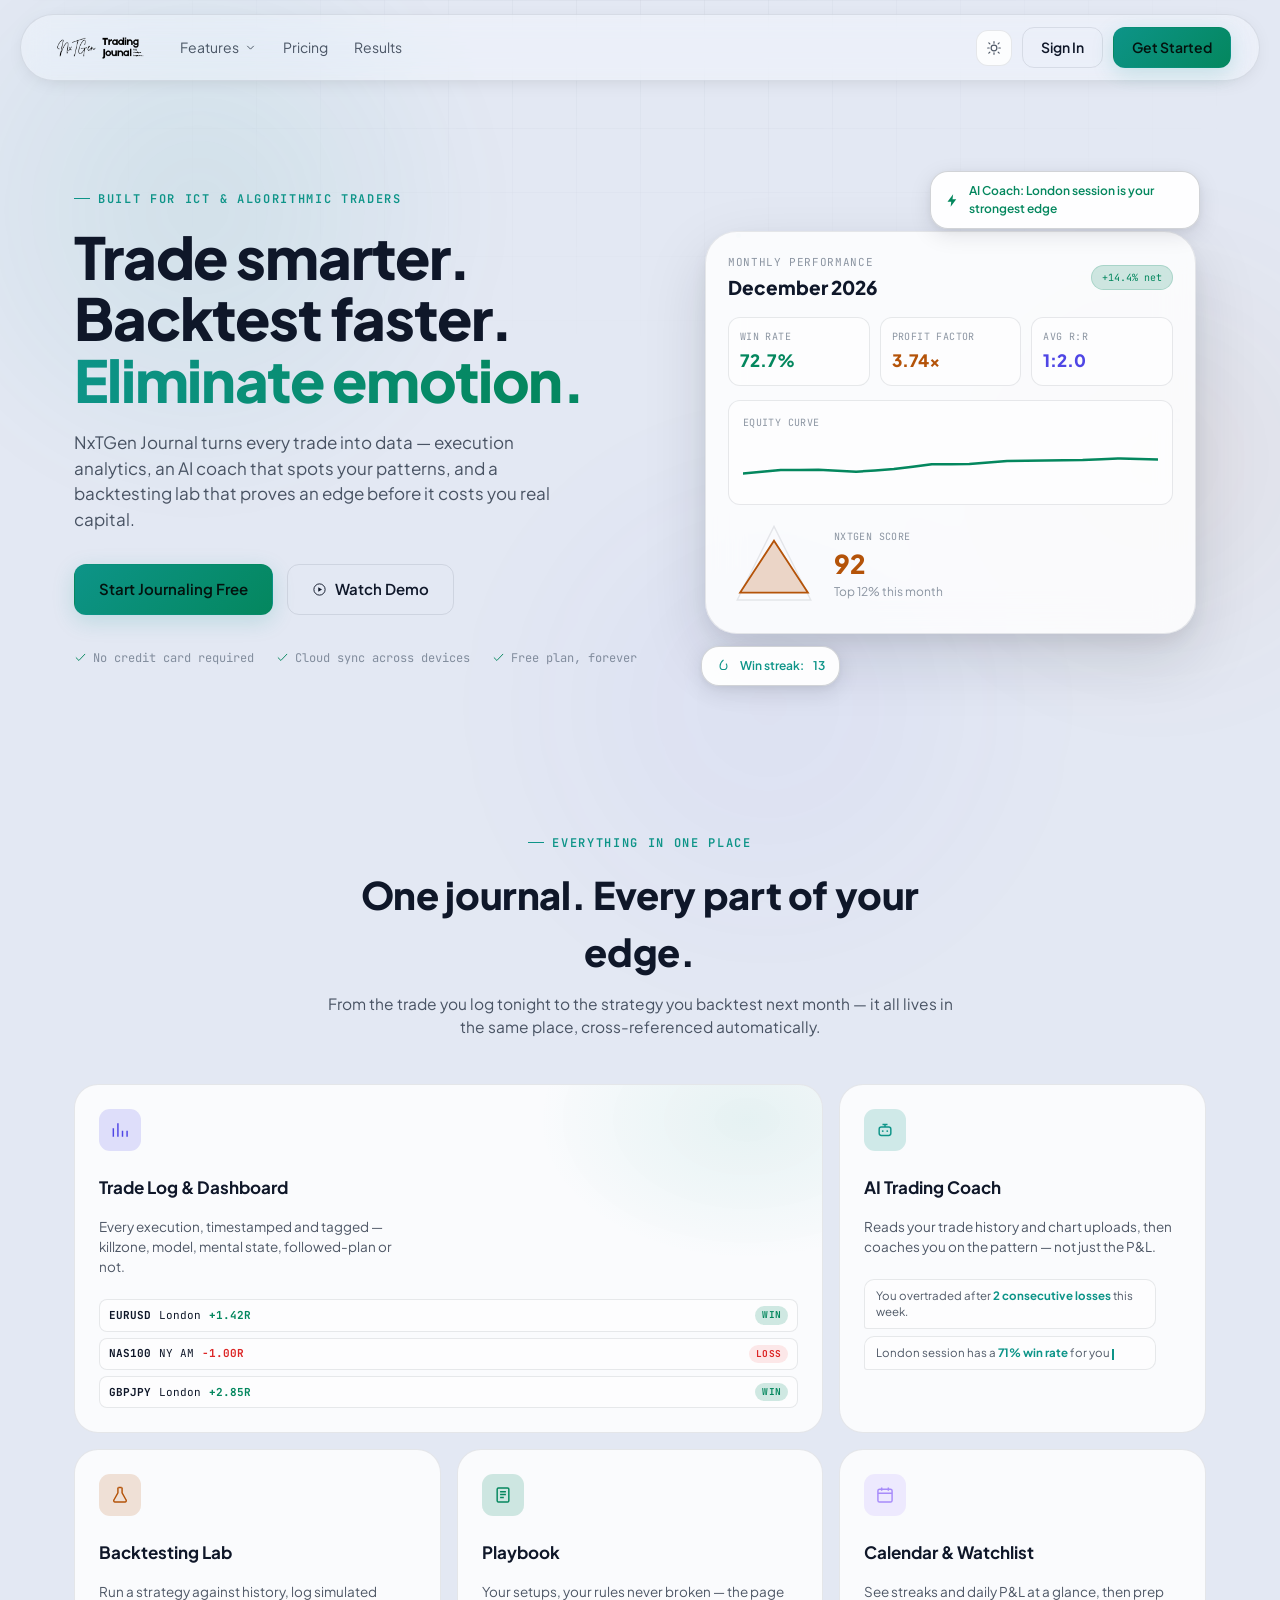
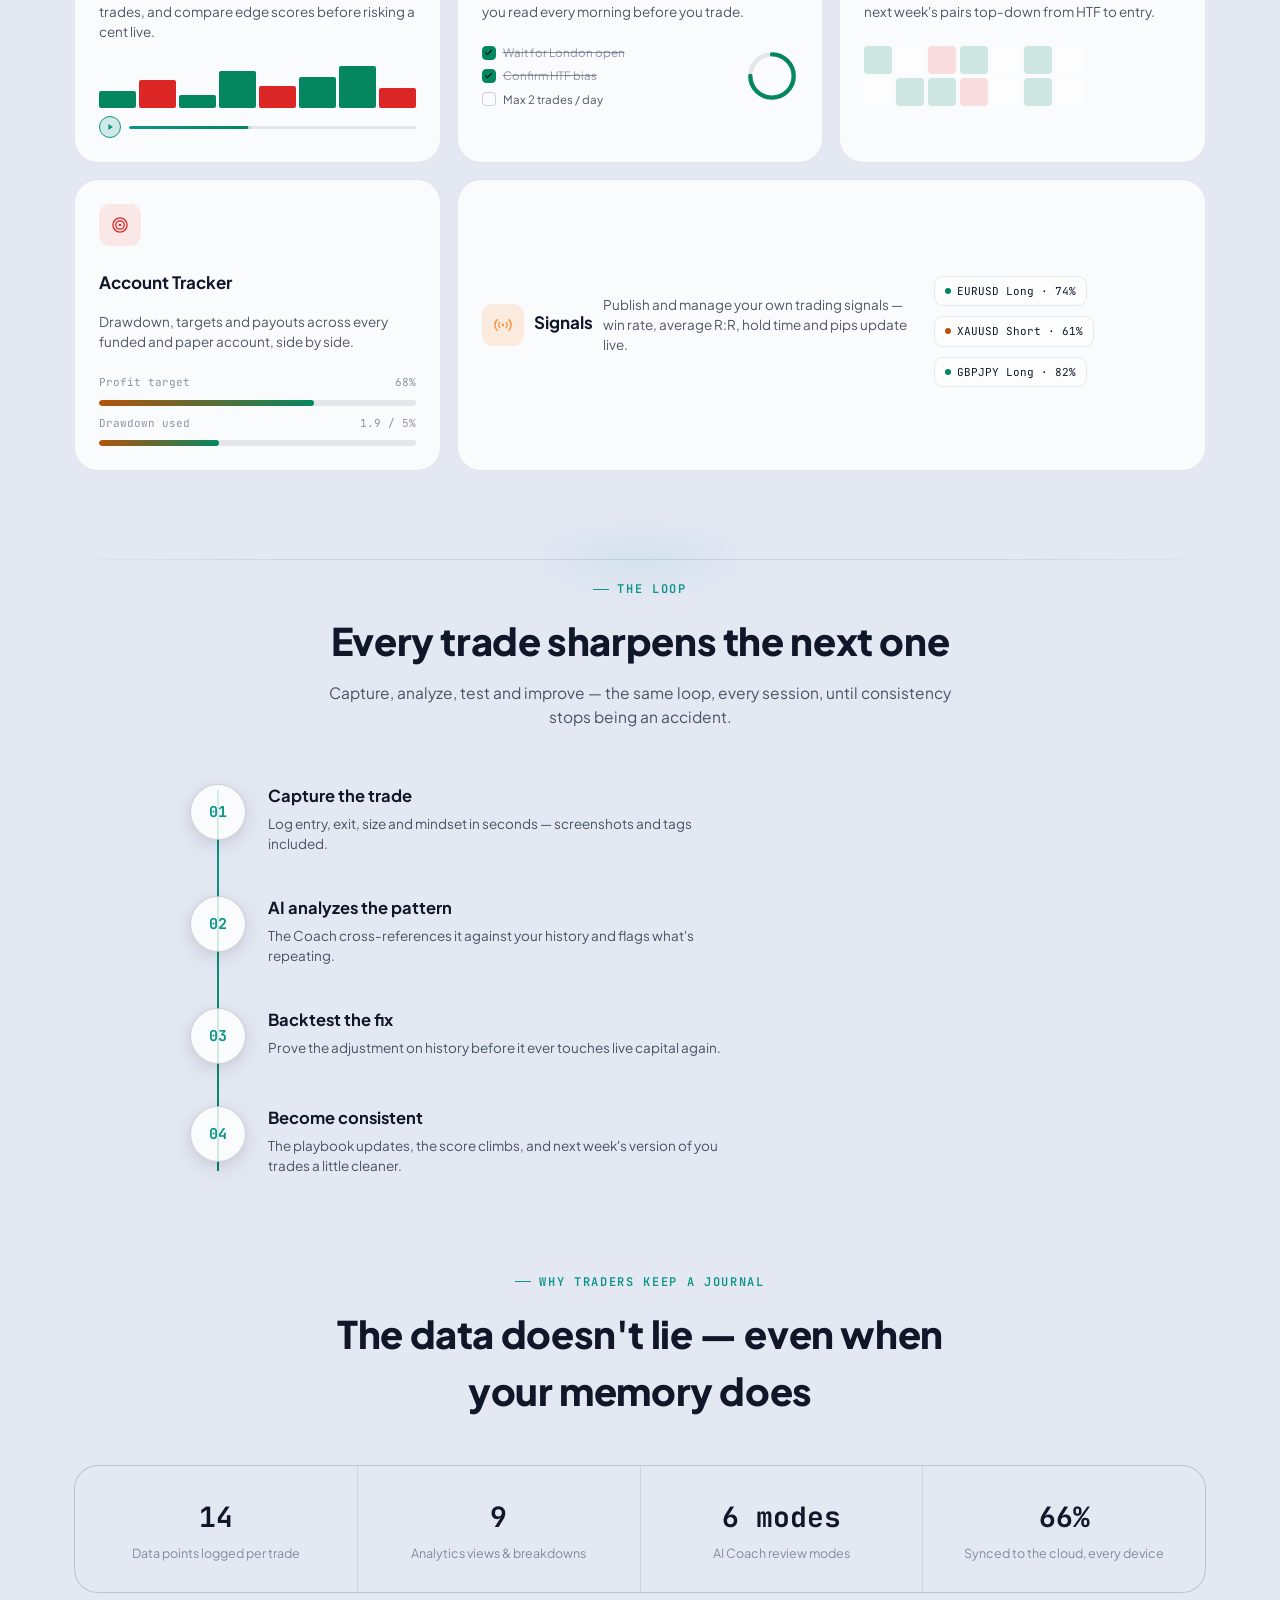
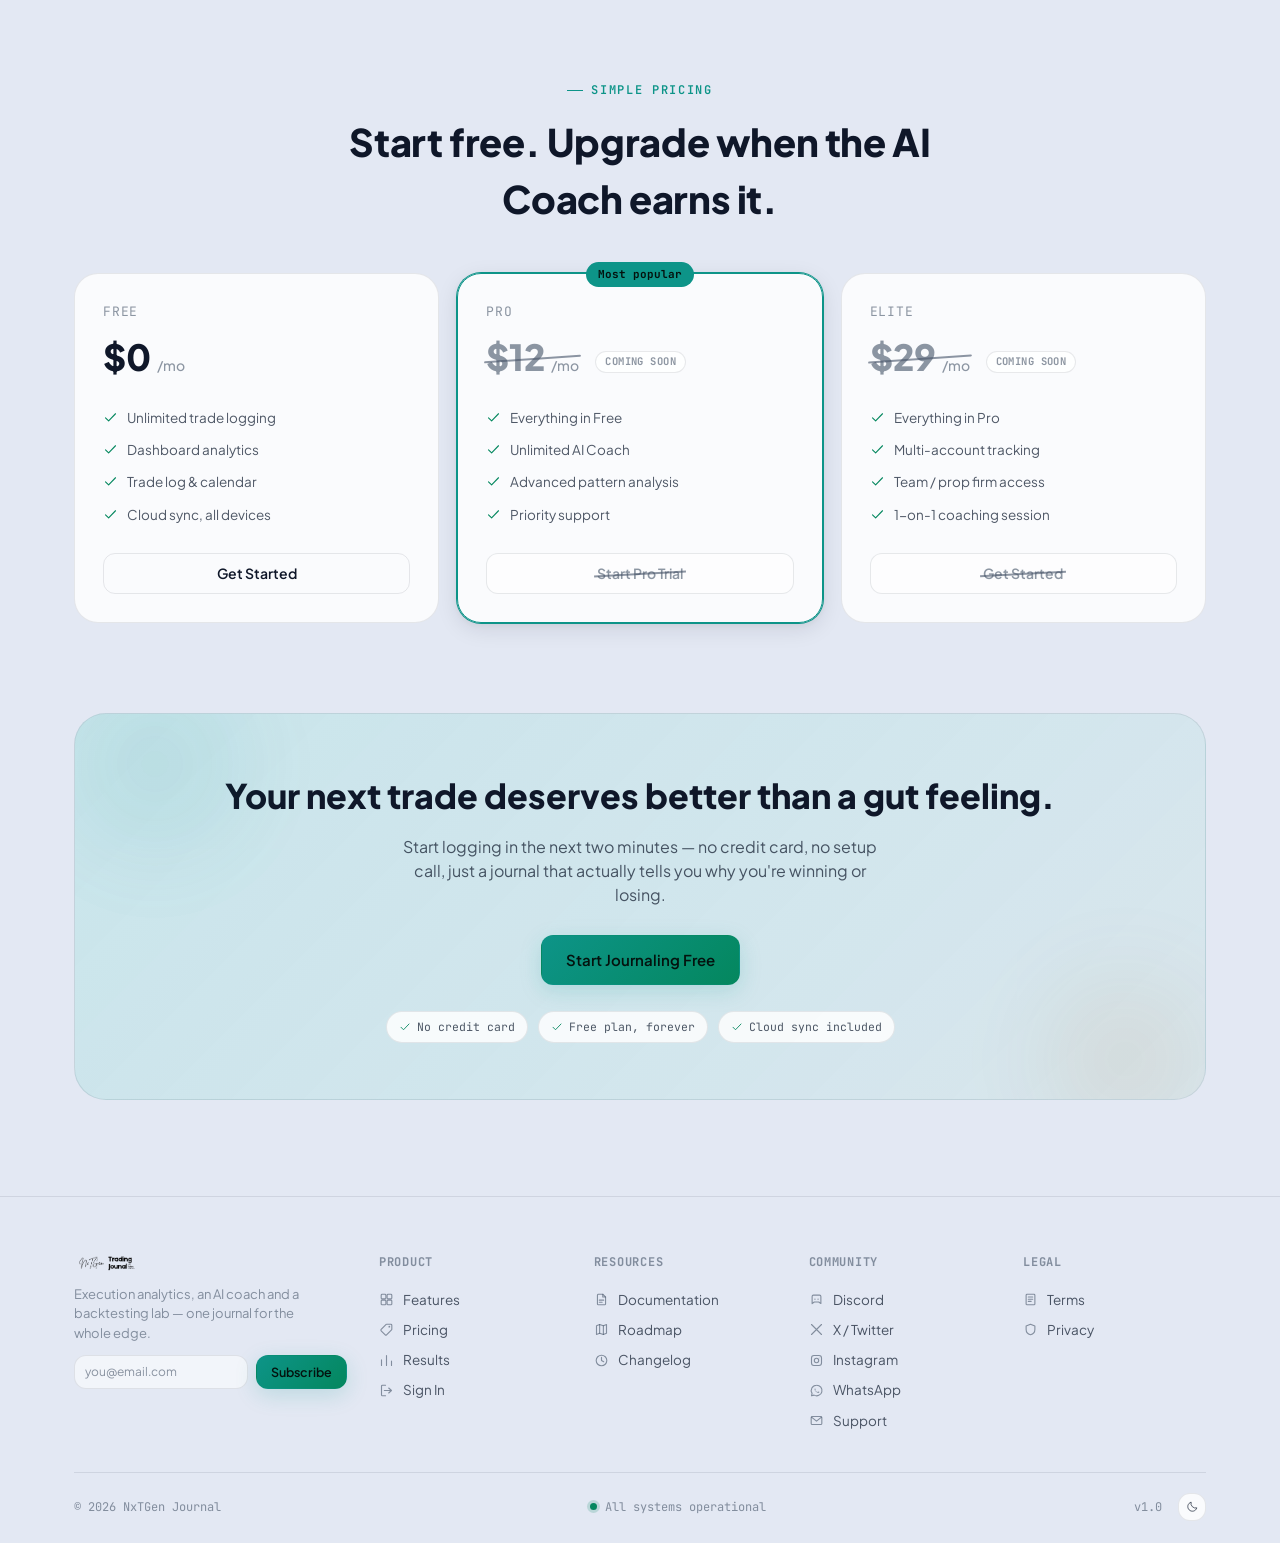
<file: index.html>
<!DOCTYPE html>
<html lang="en" data-theme="">
<head>
<meta charset="UTF-8">
<script>
  // Apply the saved (or system) theme to <html> immediately, before any CSS
  // loads or paints, so there is no flash of the wrong theme — and so the
  // theme carries seamlessly from here into login.html and the dashboard.
  // nxtgencharts.site and app.nxtgencharts.site are DIFFERENT ORIGINS, so
  // localStorage can't cross that boundary — a 'domain=.nxtgencharts.site'
  // cookie is the shared source of truth; localStorage is just a same-origin
  // cache on top of it.
  (function () {
    try {
      var t = null;
      var m = document.cookie.match(/(?:^|;\s*)nxtgen_theme=([^;]+)/);
      if (m) t = decodeURIComponent(m[1]);
      if (t !== 'light' && t !== 'dark') t = localStorage.getItem('nxtgen_theme');
      if (t !== 'light' && t !== 'dark') {
        t = matchMedia('(prefers-color-scheme: light)').matches ? 'light' : 'dark';
      }
      document.documentElement.setAttribute('data-theme', t === 'light' ? 'light' : '');
    } catch (e) {}
  })();
</script>
<meta name="description" content="NxTGen Journal — the trading journal that pairs real execution analytics with an AI coach, a backtesting lab, and a playbook, so every trade sharpens your edge.">
<script>
  // Persists the theme in BOTH the cross-subdomain cookie and localStorage.
  // Call this instead of localStorage.setItem('nxtgen_theme', ...) directly.
  function _nxtgenSaveTheme(v) {
    try { localStorage.setItem('nxtgen_theme', v); } catch (e) {}
    try {
      var domainAttr = location.hostname.endsWith('nxtgencharts.site') ? '; domain=.nxtgencharts.site' : '';
      var secureAttr = location.protocol === 'https:' ? '; secure' : '';
      document.cookie = 'nxtgen_theme=' + v + '; path=/; max-age=31536000; samesite=lax' + domainAttr + secureAttr;
    } catch (e) {}
  }
</script>
<meta name="theme-color" content="#080b12" media="(prefers-color-scheme: dark)">
<meta name="theme-color" content="#e3e8f3" media="(prefers-color-scheme: light)">
<meta name="viewport" content="width=device-width, initial-scale=1.0, viewport-fit=cover">
<title>NxTGen Journal — Trade Smarter. Backtest Faster. Eliminate Emotion.</title>

<link rel="icon" href="favicon.ico" sizes="any">
<link rel="icon" type="image/svg+xml" href="favicon.svg">
<link rel="icon" type="image/png" sizes="16x16" href="favicon-16.png">
<link rel="icon" type="image/png" sizes="32x32" href="favicon-32.png">
<link rel="icon" type="image/png" sizes="48x48" href="favicon-48.png">
<link rel="apple-touch-icon" sizes="180x180" href="apple-touch-icon.png">
<link rel="manifest" href="site.webmanifest">

<link rel="preconnect" href="https://fonts.googleapis.com">
<link rel="preconnect" href="https://fonts.gstatic.com" crossorigin>
<link href="https://fonts.googleapis.com/css2?family=Plus+Jakarta+Sans:ital,wght@0,400;0,500;0,600;0,700;0,800;1,500&family=JetBrains+Mono:wght@400;500;600&display=swap" rel="stylesheet">

<style>
/* ══════════════════════════════════════════════════════
   NxTGen Journal — Landing Page
   Same Liquid Glass token system as the app, so the jump
   from marketing site → sign-in → dashboard feels seamless.
   ══════════════════════════════════════════════════════ */
*,*::before,*::after{box-sizing:border-box;margin:0;padding:0}

:root{
  --bg-base:#080b12; --bg2:rgba(13,17,26,.94); --bg3:rgba(19,24,36,.82);
  --glass-0:rgba(255,255,255,.02); --glass-1:rgba(255,255,255,.045); --glass-2:rgba(255,255,255,.075);
  --glass-border:rgba(255,255,255,.09); --glass-border-h:rgba(255,255,255,.18);
  --border:rgba(255,255,255,.08);
  --green:#34d399; --green-glow:rgba(52,211,153,.22);
  --blue:#60a5fa; --blue-glow:rgba(96,165,250,.22);
  --teal:#2dd4bf; --teal-glow:rgba(45,212,191,.25);
  --gold:#fbbf24; --gold-glow:rgba(251,191,36,.22);
  --red:#f87171;
  --text:rgba(248,250,252,.96); --text2:rgba(148,163,184,.82); --text3:rgba(100,116,139,.62);
  --shadow-md:0 4px 20px rgba(0,0,0,.55),0 2px 6px rgba(0,0,0,.35);
  --shadow-lg:0 20px 60px rgba(0,0,0,.6),0 6px 16px rgba(0,0,0,.4);
  --r-sm:8px; --r-md:12px; --r-lg:18px; --r-xl:24px; --r-2xl:32px;
  --font-head:'Plus Jakarta Sans',system-ui,sans-serif;
  --font-mono:'JetBrains Mono',ui-monospace,monospace;
  --ease:cubic-bezier(.16,1,.3,1);
  --nav-blur:13px;
  --nav-bg:rgba(18,22,32,.32); --nav-bg-scrolled:rgba(16,20,30,.58); --dropdown-bg:rgba(9,12,19,.99);
}
[data-theme="light"]{
  --bg-base:#e3e8f3; --bg2:rgba(255,255,255,.92); --bg3:rgba(255,255,255,.86);
  --glass-0:rgba(255,255,255,.55); --glass-1:rgba(255,255,255,.82); --glass-2:rgba(255,255,255,.95);
  --glass-border:rgba(30,41,59,.1); --glass-border-h:rgba(30,41,59,.2);
  --border:rgba(30,41,59,.1);
  --green:#04875e; --green-glow:rgba(4,135,94,.18);
  --blue:#4f46e5; --blue-glow:rgba(79,70,229,.16);
  --teal:#0d9488; --teal-glow:rgba(13,148,136,.18);
  --gold:#b45309; --gold-glow:rgba(180,83,9,.16);
  --red:#dc2626;
  --text:#0f1729; --text2:rgba(30,41,59,.78); --text3:rgba(71,85,105,.62);
  --shadow-md:0 6px 22px rgba(15,23,42,.1),0 2px 8px rgba(15,23,42,.06);
  --shadow-lg:0 24px 64px rgba(15,23,42,.13),0 8px 20px rgba(15,23,42,.07);
  --nav-bg:rgba(255,255,255,.32); --nav-bg-scrolled:rgba(255,255,255,.62); --dropdown-bg:rgba(255,255,255,.99);
}
html{font-size:16px;-webkit-font-smoothing:antialiased;scroll-behavior:smooth}
body{
  font-family:var(--font-head); background:var(--bg-base); color:var(--text);
  min-height:100dvh; line-height:1.5; overflow-x:hidden;
  transition:background-color .35s var(--ease),color .2s;
}
a{color:inherit;text-decoration:none}
img{max-width:100%;display:block}
.eyebrow{
  font-family:var(--font-mono); font-size:12px; letter-spacing:.14em; text-transform:uppercase;
  color:var(--teal); font-weight:600; display:flex; align-items:center; gap:8px;
}
.eyebrow::before{content:'';width:16px;height:1px;background:var(--teal);display:inline-block}
.container{max-width:1180px;margin:0 auto;padding:0 24px}
.icn{width:1em;height:1em;fill:none;stroke:currentColor;stroke-width:1.75;flex-shrink:0}

/* ── Noise texture, matches app ── */
.noise{position:fixed;inset:0;pointer-events:none;z-index:0;opacity:.5;mix-blend-mode:overlay;
  background-image:url('data:image/svg+xml,<svg xmlns=%22http://www.w3.org/2000/svg%22 width=%22300%22 height=%22300%22><filter id=%22n%22><feTurbulence type=%22fractalNoise%22 baseFrequency=%220.65%22 numOctaves=%223%22 stitchTiles=%22stitch%22/><feColorMatrix type=%22saturate%22 values=%220%22/></filter><rect width=%22300%22 height=%22300%22 filter=%22url(%23n)%22 opacity=%220.03%22/></svg>');}
.glow-a{position:fixed;top:-10%;left:-8%;width:600px;height:600px;border-radius:50%;
  background:radial-gradient(circle,var(--teal-glow),transparent 70%);filter:blur(40px);pointer-events:none;z-index:0;opacity:.5}
.glow-b{position:fixed;top:20%;right:-12%;width:560px;height:560px;border-radius:50%;
  background:radial-gradient(circle,var(--gold-glow),transparent 70%);filter:blur(50px);pointer-events:none;z-index:0;opacity:.35}

/* ── Nav ──
   One pill shape, one width, at all times — scrolling only deepens the
   tint/shadow a touch so it reads as "picked up more glass," never a
   shape change. Kept deliberately light so hero content stays legible
   through it instead of getting blocked out. */
nav.topnav{
  position:sticky;top:0;z-index:50;
  padding:14px 20px;
}
.topnav-inner{
  max-width:1280px;margin:0 auto;padding:12px 28px;display:flex;align-items:center;gap:28px;
  border-radius:999px;
  background:var(--nav-bg);
  backdrop-filter:blur(var(--nav-blur)) saturate(130%);-webkit-backdrop-filter:blur(var(--nav-blur)) saturate(130%);
  border:1px solid var(--glass-border);
  box-shadow:0 4px 24px -14px rgba(0,0,0,.3);
  transition:background .4s var(--ease),border-color .4s var(--ease),box-shadow .4s var(--ease);
}
nav.topnav.scrolled .topnav-inner{
  background:var(--nav-bg-scrolled);
  border-color:var(--glass-border-h);
  box-shadow:var(--shadow-lg);
}
.brand-logo{height:31px;filter:none}
[data-theme="light"] .brand-logo{filter:invert(1) brightness(.92)}
.nav-links{display:flex;align-items:center;gap:22px;font-size:14px;color:var(--text2);flex:1}
.nav-links a{padding:6px 2px;position:relative}
.nav-links a:hover{color:var(--text)}
.nav-drop{position:relative}
.nav-drop-btn{display:flex;align-items:center;gap:5px;cursor:pointer;background:none;border:none;color:var(--text2);font:inherit;font-size:14px;padding:6px 2px}
.nav-drop-btn:hover{color:var(--text)}
.nav-drop-btn .icn{width:13px;height:13px;transition:transform .2s var(--ease)}
.nav-drop.open .nav-drop-btn .icn{transform:rotate(180deg)}
.nav-drop-panel{
  position:absolute;top:calc(100% + 14px);left:50%;transform:translateX(-50%) translateY(6px);
  width:340px;background:var(--dropdown-bg);border:1px solid var(--glass-border-h);border-radius:var(--r-lg);
  box-shadow:var(--shadow-lg);padding:10px;opacity:0;pointer-events:none;transition:opacity .18s var(--ease),transform .18s var(--ease);
  backdrop-filter:blur(20px) saturate(140%);-webkit-backdrop-filter:blur(20px) saturate(140%);
}
.nav-drop.open .nav-drop-panel{opacity:1;pointer-events:auto;transform:translateX(-50%) translateY(0)}
.nav-drop-item{display:flex;gap:12px;padding:10px 12px;border-radius:var(--r-md);align-items:flex-start}
.nav-drop-item:hover{background:var(--glass-1)}
.nav-drop-item .ico{width:32px;height:32px;border-radius:9px;display:flex;align-items:center;justify-content:center;flex-shrink:0}
.nav-drop-item .ico svg{width:16px;height:16px}
.nav-drop-item .t{font-size:13px;font-weight:600;color:var(--text)}
.nav-drop-item .d{font-size:12px;color:var(--text3);margin-top:1px}
.nav-right{display:flex;align-items:center;gap:10px}
.theme-btn{
  width:36px;height:36px;border-radius:var(--r-md);border:1px solid var(--glass-border);background:var(--glass-1);
  color:var(--text2);display:flex;align-items:center;justify-content:center;cursor:pointer;
}
.theme-btn:hover{color:var(--text);border-color:var(--glass-border-h)}
.theme-btn .icn{width:16px;height:16px}
.btn{
  font-family:inherit;font-size:14px;font-weight:600;padding:9px 18px;border-radius:var(--r-md);cursor:pointer;
  border:1px solid transparent;display:inline-flex;align-items:center;gap:8px;white-space:nowrap;
  transition:background .15s,border-color .15s,transform .15s,box-shadow .15s;
}
.btn-ghost{background:transparent;border-color:var(--glass-border);color:var(--text)}
.btn-ghost:hover{border-color:var(--glass-border-h);background:var(--glass-0)}
.btn-primary{background:linear-gradient(135deg,var(--teal),var(--green));color:#04120e;box-shadow:0 6px 22px var(--teal-glow)}
.btn-primary:hover{transform:translateY(-1px);box-shadow:0 10px 28px var(--teal-glow)}
.btn-lg{padding:13px 24px;font-size:15px}
.mob-menu-btn{display:none;width:36px;height:36px;border-radius:var(--r-md);border:1px solid var(--glass-border);background:var(--glass-1);align-items:center;justify-content:center;cursor:pointer;color:var(--text)}
.mob-menu-btn .icn-close{display:none}
.mob-menu-btn.open .icn-burger{display:none}
.mob-menu-btn.open .icn-close{display:block}
.mob-menu-panel{display:none}

/* ── Hero ── */
.hero{position:relative;z-index:1;padding:76px 0 60px}
.hero-grid{display:grid;grid-template-columns:1.05fr .95fr;gap:56px;align-items:center}
.hero h1{font-size:clamp(34px,4.6vw,58px);font-weight:800;line-height:1.06;letter-spacing:-.02em;margin:18px 0 20px}
.hero h1 .hl{background:linear-gradient(100deg,var(--teal),var(--green) 45%,var(--teal) 90%);background-size:200% auto;
  -webkit-background-clip:text;background-clip:text;color:transparent;animation:hlshift 8s ease-in-out infinite}
@keyframes hlshift{0%,100%{background-position:0% 50%}50%{background-position:100% 50%}}
.hero p.sub{font-size:17px;color:var(--text2);max-width:520px;margin-bottom:32px}
.hero-ctas{display:flex;gap:14px;flex-wrap:wrap;margin-bottom:34px}
.hero-trust{display:flex;gap:22px;flex-wrap:wrap;font-size:12px;color:var(--text3);font-family:var(--font-mono)}
.hero-trust span{display:flex;align-items:center;gap:6px}
.hero-trust .icn{width:13px;height:13px;color:var(--green)}

/* ── Mockup panel (signature element) ── */
.mock-wrap{position:relative;padding:60px 10px 52px}
.mock-card{
  background:var(--glass-1);border:1px solid var(--glass-border);border-radius:var(--r-2xl);
  box-shadow:var(--shadow-lg); padding:22px; backdrop-filter:blur(18px);
  animation:float 7s ease-in-out infinite;
}
@keyframes float{0%,100%{transform:translateY(0)}50%{transform:translateY(-10px)}}
.mock-head{display:flex;justify-content:space-between;align-items:center;margin-bottom:16px}
.mock-head .l1{font-size:11px;color:var(--text3);font-family:var(--font-mono);letter-spacing:.06em;text-transform:uppercase}
.mock-head .l2{font-size:19px;font-weight:800;margin-top:2px}
.mock-pill{font-size:10px;font-family:var(--font-mono);padding:4px 10px;border-radius:99px;background:var(--green-glow);color:var(--green);border:1px solid var(--green-glow)}
.mock-kpis{display:grid;grid-template-columns:1fr 1fr 1fr;gap:10px;margin-bottom:14px}
.mock-kpi{background:var(--glass-0);border:1px solid var(--glass-border);border-radius:var(--r-md);padding:11px}
.mock-kpi .k{font-size:10px;color:var(--text3);font-family:var(--font-mono);text-transform:uppercase;letter-spacing:.04em}
.mock-kpi .v{font-size:17px;font-weight:800;margin-top:4px}
.mock-kpi .v.green{color:var(--green)} .mock-kpi .v.gold{color:var(--gold)} .mock-kpi .v.blue{color:var(--blue)}
.mock-chart{background:var(--glass-0);border:1px solid var(--glass-border);border-radius:var(--r-md);padding:14px;margin-bottom:14px}
.mock-chart .k{font-size:10px;color:var(--text3);font-family:var(--font-mono);text-transform:uppercase;letter-spacing:.04em;margin-bottom:8px;display:block}
.mock-score-row{display:flex;gap:14px;align-items:center}
.mock-tri-wrap{width:92px;height:92px;flex-shrink:0}
.mock-score-text .k{font-size:10px;color:var(--text3);font-family:var(--font-mono);text-transform:uppercase;letter-spacing:.04em}
.mock-score-text .v{font-size:26px;font-weight:800;color:var(--gold)}
.mock-score-text .s{font-size:12px;color:var(--text3)}
.mock-float-badge{
  position:absolute;background:var(--glass-2);border:1px solid var(--glass-border-h);border-radius:var(--r-lg);
  padding:10px 14px;box-shadow:var(--shadow-md);display:flex;align-items:center;gap:9px;font-size:12px;font-weight:600;
  backdrop-filter:blur(16px);max-width:270px;z-index:2;
}
.mock-float-badge .icn{flex-shrink:0;width:15px;height:15px}
.mock-float-1{top:0;right:6px;animation:float 6s ease-in-out infinite .4s;color:var(--green)}
.mock-float-2{bottom:0;left:6px;animation:float 8s ease-in-out infinite .8s;color:var(--teal)}

/* ── Section shells ── */
section{position:relative;z-index:1}
.section-head{text-align:center;max-width:640px;margin:0 auto 46px}
.section-head .eyebrow{justify-content:center}
.section-head h2{font-size:clamp(26px,3.4vw,38px);font-weight:800;letter-spacing:-.01em;margin:14px 0 12px}
.section-head p{color:var(--text2);font-size:15.5px}
.reveal{opacity:0;transform:translateY(18px);transition:opacity .6s var(--ease),transform .6s var(--ease)}
.reveal.in{opacity:1;transform:translateY(0)}

/* ── Bento feature grid ── */
.features{padding:88px 0}
.bento{display:grid;grid-template-columns:repeat(3,1fr);grid-auto-rows:auto;align-items:stretch;gap:16px}
.bento-card{
  background:var(--glass-1);border:1px solid var(--glass-border);border-radius:var(--r-xl);
  padding:24px;display:flex;flex-direction:column;justify-content:flex-start;position:relative;overflow:hidden;
  transition:border-color .2s,transform .2s,box-shadow .2s;
}
.bento-card:hover{border-color:var(--glass-border-h);transform:translateY(-3px);box-shadow:var(--shadow-md)}
.bento-card .b-ico{
  width:42px;height:42px;border-radius:11px;display:flex;align-items:center;justify-content:center;margin-bottom:14px;
}
.bento-card .b-ico svg{width:20px;height:20px}
.bento-card h3{font-size:17px;font-weight:700;margin-bottom:6px}
.bento-card p{font-size:13.5px;color:var(--text2);max-width:320px}
.bento-1{grid-column:span 2}
.bento-2{grid-column:span 1}
.bento-3{grid-column:span 1}
.bento-4{grid-column:span 1}
.bento-5{grid-column:span 1}
.bento-6{grid-column:span 1}
.bento-7{grid-column:span 2;flex-direction:row;align-items:center;gap:20px}
.bento-7 .b-ico{margin-bottom:0;flex-shrink:0}
.bento-7 p{max-width:560px}
.bento-1 .b-bg{position:absolute;inset:0;opacity:.5;background:
  radial-gradient(ellipse 300px 200px at 90% 10%,var(--teal-glow),transparent 70%);pointer-events:none}
.bento-mini-cal{display:grid;grid-template-columns:repeat(7,1fr);gap:4px;margin-top:14px;max-width:220px}
.bento-mini-cal .c{aspect-ratio:1;border-radius:4px;background:var(--glass-0)}
.bento-mini-cal .c.g{background:var(--green-glow)} .bento-mini-cal .c.r{background:rgba(248,113,113,.22)}

/* ── Stats ── */
.stats{padding:0 0 88px}
.stats-strip{
  display:grid;grid-template-columns:repeat(4,1fr);gap:1px;background:var(--glass-border);
  border:1px solid var(--glass-border);border-radius:var(--r-xl);overflow:hidden;
}
.stat-cell{background:var(--bg-base);padding:30px 20px;text-align:center}
.stat-cell .v{font-size:clamp(26px,3vw,34px);font-weight:800;font-family:var(--font-mono);color:var(--green)}
.stat-cell .l{font-size:12.5px;color:var(--text3);margin-top:6px}

/* ── Pricing ── */
.pricing{padding:0 0 90px}
.price-grid{display:grid;grid-template-columns:repeat(3,1fr);gap:18px}
.price-card{background:var(--glass-1);border:1px solid var(--glass-border);border-radius:var(--r-xl);padding:28px}
.price-card.pop{border-color:var(--teal);box-shadow:0 0 0 1px var(--teal),var(--shadow-md);position:relative}
.price-pop-badge{position:absolute;top:-12px;left:50%;transform:translateX(-50%);background:var(--teal);color:#04120e;
  font-size:11px;font-weight:700;padding:4px 12px;border-radius:99px;font-family:var(--font-mono)}
.price-name{font-size:13px;color:var(--text3);font-family:var(--font-mono);text-transform:uppercase;letter-spacing:.06em}
.price-row{display:flex;align-items:center;flex-wrap:wrap;gap:0 8px}
.price-val{font-size:36px;font-weight:800;margin:8px 0 18px}
.price-val span{font-size:14px;font-weight:500;color:var(--text3)}
.price-list{list-style:none;margin-bottom:22px}
.price-list li{display:flex;gap:9px;align-items:flex-start;font-size:13.5px;color:var(--text2);padding:6px 0}
.price-list li .icn{width:15px;height:15px;color:var(--green);margin-top:2px;flex-shrink:0}
.price-val.is-soon{position:relative;color:var(--text3)}
.price-val.is-soon::after{content:'';position:absolute;left:-2px;right:-2px;top:52%;height:2px;background:var(--text3);
  transform:rotate(-4deg);border-radius:2px}
.price-soon-tag{display:inline-block;font-size:10.5px;font-weight:700;font-family:var(--font-mono);letter-spacing:.04em;
  color:var(--text3);background:var(--glass-1);border:1px solid var(--glass-border);border-radius:99px;
  padding:2px 9px;margin-left:8px;vertical-align:middle;text-transform:uppercase}
.btn.is-soon{position:relative;color:var(--text3);pointer-events:none;background:var(--glass-0);
  border-color:var(--glass-border);box-shadow:none}
.btn.is-soon>span{position:relative}
.btn.is-soon>span::after{content:'';position:absolute;left:-3px;right:-3px;top:48%;height:1.5px;background:var(--text3);
  transform:rotate(-3deg)}

/* ── CTA banner ── */
.cta-banner{padding:0 0 96px}
.cta-inner{
  background:linear-gradient(135deg,rgba(45,212,191,.14),rgba(52,211,153,.06));
  border:1px solid var(--glass-border);border-radius:var(--r-2xl);padding:56px;text-align:center;position:relative;overflow:hidden;
}
.cta-inner h2{font-size:clamp(24px,3.2vw,34px);font-weight:800;margin-bottom:14px}
.cta-inner p{color:var(--text2);max-width:480px;margin:0 auto 28px}

/* ── Footer ── */
footer{border-top:1px solid var(--border);padding:20px 0}
.foot-row{display:flex;justify-content:space-between;align-items:center;flex-wrap:wrap;gap:20px}
.foot-links{display:flex;gap:16px 22px;flex-wrap:wrap;font-size:13px;color:var(--text3)}
.foot-links a:hover{color:var(--text2)}
.foot-brand{display:flex;align-items:center;gap:10px}
.foot-brand img{height:20px;filter:none}
[data-theme="light"] .foot-brand img{filter:invert(1) brightness(.92)}
.foot-copy{font-size:12px;color:var(--text3);font-family:var(--font-mono)}

@media (max-width:900px){
  .nav-links{display:none}
  .topnav-inner{justify-content:space-between}
  .mob-menu-btn{display:flex}
  .mob-menu-panel{display:block;position:absolute;top:100%;left:0;right:0;margin-top:10px;
    padding:0 20px;z-index:40;
    opacity:0;transform:translateY(-8px);pointer-events:none;visibility:hidden;
    transition:opacity .25s var(--ease),transform .25s var(--ease),visibility 0s linear .25s;}
  .mob-menu-panel.open{opacity:1;transform:translateY(0);pointer-events:auto;visibility:visible;
    transition:opacity .25s var(--ease),transform .25s var(--ease);}
  .mob-menu-sheet{max-width:1280px;margin:0 auto;background:var(--bg2);border:1px solid var(--glass-border-h);
    border-radius:var(--r-xl);box-shadow:var(--shadow-lg);padding:14px;
    backdrop-filter:blur(18px);-webkit-backdrop-filter:blur(18px);display:flex;flex-direction:column;gap:2px;}
  .mob-menu-sheet a{padding:12px 10px;border-radius:var(--r-md);font-size:15px;font-weight:600;color:var(--text)}
  .mob-menu-sheet a:active,.mob-menu-sheet a:hover{background:var(--glass-1)}
  .hero-grid{grid-template-columns:1fr;gap:40px}
  .bento{grid-template-columns:repeat(2,1fr);grid-auto-rows:auto}
  .bento-card{grid-column:span 1}
  .bento-1,.bento-7{grid-column:span 2}
  .bento-7{flex-direction:column;align-items:flex-start}
  .stats-strip{grid-template-columns:repeat(2,1fr)}
  .price-grid{grid-template-columns:1fr}
  .cta-inner{padding:36px 22px}
  .foot-row{flex-direction:column;align-items:flex-start;gap:12px}
  footer{padding:16px 0}
}
@media (max-width:480px){
  nav.topnav{padding:10px 12px}
  .topnav-inner{padding:10px 16px;gap:14px}
  .brand-logo{height:26px}
  .nav-right{gap:6px}
  .btn{padding:8px 14px;font-size:13px}
  .theme-btn{width:32px;height:32px}
  .mob-menu-btn{width:32px;height:32px}
  .hero{padding:56px 0 40px}
  .hero p.sub{font-size:15.5px}
  .mock-card{padding:16px}
  .mock-kpis{gap:7px}
  .mock-kpi{padding:9px}
}
@media (max-width:400px){
  .topnav-inner{padding:9px 14px;gap:10px}
  .brand-logo{height:22px}
  .nav-right{gap:4px}
  .btn{padding:7px 10px;font-size:12px}
  .theme-btn{width:28px;height:28px}
  .theme-btn .icn{width:14px;height:14px}
  .mob-menu-btn{width:28px;height:28px}
}
@media (max-width:340px){
  .topnav-inner{padding:8px 10px;gap:8px}
  .brand-logo{height:20px}
  .nav-right{gap:3px}
  .btn{padding:6px 9px;font-size:11.5px}
}

/* ══════════════════════════════════════════════════════
   Layered atmosphere — grid texture, extra glow orbs,
   cursor-reactive light, floating particles
   ══════════════════════════════════════════════════════ */
.grid-texture{
  position:fixed;inset:0;pointer-events:none;z-index:0;opacity:.35;
  background-image:
    linear-gradient(var(--glass-border) 1px,transparent 1px),
    linear-gradient(90deg,var(--glass-border) 1px,transparent 1px);
  background-size:64px 64px;
  mask-image:radial-gradient(ellipse 70% 55% at 50% 0%,#000 0%,transparent 75%);
  -webkit-mask-image:radial-gradient(ellipse 70% 55% at 50% 0%,#000 0%,transparent 75%);
}
.glow-c{position:fixed;bottom:-14%;left:35%;width:640px;height:640px;border-radius:50%;
  background:radial-gradient(circle,var(--blue-glow),transparent 70%);filter:blur(60px);pointer-events:none;z-index:0;opacity:.28}
.cursor-glow{
  position:fixed;top:0;left:0;width:480px;height:480px;border-radius:50%;pointer-events:none;z-index:0;
  background:radial-gradient(circle,var(--teal-glow),transparent 68%);
  transform:translate(calc(var(--mx,50vw) - 50%),calc(var(--my,50vh) - 50%));
  opacity:0;transition:opacity .5s var(--ease);will-change:transform;
}
.cursor-glow.active{opacity:.55}
[data-theme="light"] .cursor-glow{opacity:0 !important}
.particle{position:absolute;border-radius:50%;background:var(--teal);opacity:.16;pointer-events:none;
  animation:drift 14s ease-in-out infinite}
@keyframes drift{
  0%,100%{transform:translate(0,0)}
  25%{transform:translate(14px,-18px)}
  50%{transform:translate(-10px,-30px)}
  75%{transform:translate(-18px,-10px)}
}
.hero-particles{position:absolute;inset:0;overflow:hidden;pointer-events:none;z-index:0}

/* ── Section dividers: blend, don't cut ── */
.sec-divider{position:relative;height:1px;margin:0 auto;max-width:1180px;
  background:linear-gradient(90deg,transparent,var(--glass-border) 20%,var(--glass-border) 80%,transparent)}
.sec-divider::after{content:'';position:absolute;top:-40px;left:50%;transform:translateX(-50%);
  width:220px;height:80px;background:radial-gradient(ellipse,var(--teal-glow),transparent 72%);opacity:.4;filter:blur(6px)}

/* ── Reveal variants + stagger ── */
.reveal-scale{opacity:0;transform:scale(.94);transition:opacity .55s var(--ease),transform .55s var(--ease)}
.reveal-scale.in{opacity:1;transform:scale(1)}
.stagger.in{transition-delay:calc(var(--i,0) * 70ms)}

/* ── Feature card mini-UI previews ── */
.bento-card{gap:10px}
.bento-card .mini-ui{margin-top:auto;position:relative;z-index:1}
.bento-card::before{
  content:'';position:absolute;inset:-1px;border-radius:inherit;padding:1px;
  background:linear-gradient(135deg,var(--glass-border-h),transparent 40%,transparent 60%,var(--glass-border-h));
  -webkit-mask:linear-gradient(#000 0 0) content-box,linear-gradient(#000 0 0);
  -webkit-mask-composite:xor;mask-composite:exclude;
  opacity:0;transition:opacity .25s var(--ease);pointer-events:none
}
.bento-card:hover::before{opacity:1}
.bento-card .b-glow{position:absolute;inset:0;opacity:0;transition:opacity .3s var(--ease);pointer-events:none}
.bento-card:hover .b-glow{opacity:1}

/* Trade Log mini table */
.mini-trades{display:flex;flex-direction:column;gap:6px;font-family:var(--font-mono);font-size:11px;margin-top:12px}
.mini-trade-row{display:flex;align-items:center;gap:8px;background:var(--glass-0);border:1px solid var(--glass-border);
  border-radius:8px;padding:6px 9px;transition:transform .2s var(--ease),border-color .2s var(--ease)}
.bento-card:hover .mini-trade-row{transform:translateX(2px)}
.mini-trade-row:nth-child(2):hover, .mini-trade-row:hover{border-color:var(--glass-border-h)}
.mini-trade-row .sym{font-weight:700;color:var(--text)}
.mini-trade-row .badge{margin-left:auto;font-size:9.5px;font-weight:700;padding:2px 7px;border-radius:99px;letter-spacing:.03em}
.badge.win{background:var(--green-glow);color:var(--green)}
.badge.loss{background:rgba(248,113,113,.16);color:var(--red)}
.mini-trade-row .pnl{font-weight:700}
.mini-trade-row .pnl.g{color:var(--green)} .mini-trade-row .pnl.r{color:var(--red)}

/* AI Coach chat preview */
.mini-chat{display:flex;flex-direction:column;gap:7px;margin-top:12px}
.mini-chat-bubble{background:var(--glass-0);border:1px solid var(--glass-border);border-radius:10px 10px 10px 3px;
  padding:8px 11px;font-size:11.5px;color:var(--text2);max-width:92%;line-height:1.4}
.mini-chat-bubble b{color:var(--teal);font-weight:700}
.typing-cursor{display:inline-block;width:2px;height:11px;background:var(--teal);margin-left:2px;
  animation:blink 1s step-start infinite;vertical-align:middle}
@keyframes blink{50%{opacity:0}}

/* Backtesting mini chart + controls */
.mini-backtest{margin-top:12px}
.mini-candles{display:flex;align-items:flex-end;gap:3px;height:44px;margin-bottom:8px}
.mini-candles i{flex:1;border-radius:2px;background:var(--glass-border-h);display:block}
.mini-candles i.g{background:var(--green)} .mini-candles i.r{background:var(--red)}
.mini-bt-controls{display:flex;align-items:center;gap:8px}
.mini-bt-play{width:22px;height:22px;border-radius:50%;background:var(--teal-glow);border:1px solid var(--teal);
  color:var(--teal);display:flex;align-items:center;justify-content:center;cursor:pointer;flex-shrink:0}
.mini-bt-play svg{width:10px;height:10px}
.mini-scrub{flex:1;height:3px;border-radius:99px;background:var(--glass-border);position:relative;overflow:hidden}
.mini-scrub .fill{position:absolute;inset:0 60% 0 0;background:linear-gradient(90deg,var(--teal),var(--green));border-radius:99px}
.mini-scrub .fill::after{content:'';position:absolute;right:-4px;top:50%;transform:translateY(-50%);width:8px;height:8px;
  border-radius:50%;background:var(--green);box-shadow:0 0 0 3px var(--green-glow)}

/* Playbook checklist */
.mini-playbook{display:flex;gap:14px;align-items:center;margin-top:12px}
.mini-checklist{display:flex;flex-direction:column;gap:6px;flex:1;font-size:11.5px;color:var(--text2)}
.mini-check-item{display:flex;align-items:center;gap:7px}
.mini-check-item .box{width:14px;height:14px;border-radius:4px;border:1.5px solid var(--glass-border-h);flex-shrink:0;
  display:flex;align-items:center;justify-content:center}
.mini-check-item.done .box{background:var(--green);border-color:var(--green)}
.mini-check-item.done .box svg{width:9px;height:9px;stroke:#04120e}
.mini-check-item.done span{color:var(--text3);text-decoration:line-through}
.mini-progress-ring{width:52px;height:52px;flex-shrink:0}

/* Account tracker */
.mini-account{margin-top:12px;display:flex;flex-direction:column;gap:9px}
.mini-acc-row{display:flex;justify-content:space-between;font-size:11px;color:var(--text3);font-family:var(--font-mono)}
.mini-acc-bar{height:6px;border-radius:99px;background:var(--glass-border);overflow:hidden}
.mini-acc-bar .fill{height:100%;border-radius:99px;background:linear-gradient(90deg,var(--gold),var(--green));width:0;
  transition:width 1.1s var(--ease)}
.bento-card.in .mini-acc-bar .fill{width:var(--pct,62%)}

/* Signals row */
.mini-signals{display:flex;gap:10px;margin-top:12px;flex-wrap:wrap}
.mini-signal-chip{display:flex;align-items:center;gap:6px;background:var(--glass-0);border:1px solid var(--glass-border);
  border-radius:9px;padding:6px 10px;font-size:11px;font-family:var(--font-mono)}
.mini-signal-chip .dot{width:6px;height:6px;border-radius:50%}
.mini-signal-chip .dot.g{background:var(--green)} .mini-signal-chip .dot.gold{background:var(--gold)}

/* ── How It Works timeline ── */
.howit{padding:20px 0 96px}
.howit-line{position:relative;max-width:900px;margin:56px auto 0}
.howit-line::before{
  content:'';position:absolute;left:27px;top:6px;bottom:6px;width:2px;
  background:linear-gradient(var(--glass-border-h),var(--glass-border) 90%);
}
.howit-line .fill-line{position:absolute;left:27px;top:6px;width:2px;height:0;
  background:linear-gradient(var(--teal),var(--green));transition:height 1.4s var(--ease) .1s}
.howit-line.in .fill-line{height:calc(100% - 12px)}
.howit-step{display:flex;gap:22px;padding:0 0 42px;position:relative}
.howit-step:last-child{padding-bottom:0}
.howit-num{width:56px;height:56px;border-radius:50%;background:var(--glass-1);border:1px solid var(--glass-border-h);
  display:flex;align-items:center;justify-content:center;flex-shrink:0;font-family:var(--font-mono);font-weight:700;
  font-size:15px;color:var(--teal);position:relative;z-index:1;box-shadow:var(--shadow-md)}
.howit-body h3{font-size:16.5px;font-weight:700;margin-bottom:5px}
.howit-body p{font-size:13.5px;color:var(--text2);max-width:480px}

/* ── Social proof strip (extends stats) ── */
.stats .section-head p{color:var(--text2);font-size:15.5px;margin-top:6px}
.stat-cell{position:relative;overflow:hidden}
.stat-cell::after{content:'';position:absolute;inset:0;opacity:0;transition:opacity .3s;
  background:radial-gradient(circle at 50% 0%,var(--teal-glow),transparent 70%)}
.stat-cell:hover::after{opacity:1}
.stat-cell .v{font-family:var(--font-mono);font-size:28px;font-weight:700;color:var(--text)}
.stat-cell .l{font-size:12.5px;color:var(--text3);margin-top:6px}

/* ── CTA banner enrichment ── */
.cta-inner{position:relative}
.cta-glass-orb{position:absolute;width:280px;height:280px;border-radius:50%;pointer-events:none;filter:blur(30px)}
.cta-orb-1{top:-90px;left:-60px;background:radial-gradient(circle,var(--teal-glow),transparent 70%);opacity:.6}
.cta-orb-2{bottom:-100px;right:-60px;background:radial-gradient(circle,var(--gold-glow),transparent 70%);opacity:.5}
.cta-mini-badges{display:flex;gap:10px;justify-content:center;flex-wrap:wrap;margin-top:26px;position:relative;z-index:1}
.cta-mini-badge{display:flex;align-items:center;gap:6px;font-size:11.5px;font-family:var(--font-mono);
  background:var(--glass-1);border:1px solid var(--glass-border);border-radius:99px;padding:6px 12px;color:var(--text2);
  animation:float 6s ease-in-out infinite}
.cta-mini-badge .icn{width:12px;height:12px;color:var(--green)}

/* ── Footer expansion ── */
footer{padding:56px 0 22px}
.foot-grid{display:grid;grid-template-columns:1.4fr repeat(4,1fr);gap:32px;padding-bottom:36px;
  border-bottom:1px solid var(--border)}
.foot-col h4{font-size:12px;text-transform:uppercase;letter-spacing:.06em;color:var(--text3);margin-bottom:14px;font-family:var(--font-mono)}
.foot-col a{display:flex;align-items:center;gap:9px;font-size:13.5px;color:var(--text2);padding:5px 0}
.foot-col a:hover{color:var(--text)}
.foot-ico{width:15px;height:15px;flex-shrink:0;color:var(--text3);transition:color .15s}
.foot-col a:hover .foot-ico{color:var(--teal)}
.foot-newsletter{display:flex;gap:8px;margin-top:12px}
.foot-newsletter input{flex:1;min-width:0;background:var(--glass-0);border:1px solid var(--glass-border);
  border-radius:var(--r-md);padding:7px 10px;font:inherit;font-size:12px;color:var(--text)}
.foot-newsletter input::placeholder{color:var(--text3)}
.foot-newsletter .btn{padding:7px 14px;font-size:12.5px}
.foot-bottom{display:flex;justify-content:space-between;align-items:center;flex-wrap:wrap;gap:14px;padding-top:20px}
.foot-status{display:flex;align-items:center;gap:8px;font-size:12px;color:var(--text3);font-family:var(--font-mono)}
.foot-status .dot{width:7px;height:7px;border-radius:50%;background:var(--green);box-shadow:0 0 0 3px var(--green-glow)}
.foot-meta{display:flex;align-items:center;gap:16px;font-size:12px;color:var(--text3);font-family:var(--font-mono)}
@media (max-width:900px){
  .foot-grid{grid-template-columns:1fr 1fr;gap:26px 20px}
  .howit-body p{max-width:none}
}
@media (max-width:560px){
  .foot-grid{grid-template-columns:1fr 1fr;gap:22px 16px}
  .foot-col:first-child{grid-column:1/-1}
  .foot-col h4{font-size:10.5px;margin-bottom:10px}
  .foot-col a{font-size:12.5px;padding:4px 0;gap:7px}
  .foot-ico{width:13px;height:13px}
  .foot-bottom{flex-direction:column;align-items:center;text-align:center;gap:10px}
  .foot-meta{justify-content:center}
}

/* ── Reduced motion ── */
@media (prefers-reduced-motion: reduce){
  *{animation-duration:.001ms !important;animation-iteration-count:1 !important;transition-duration:.001ms !important;scroll-behavior:auto !important}
  .cursor-glow{display:none}
}
</style>
</head>
<body>

<div class="noise"></div>
<div class="grid-texture"></div>
<div class="glow-a"></div>
<div class="glow-b"></div>
<div class="glow-c"></div>
<div class="cursor-glow" id="cursorGlow"></div>

<!-- ══ NAV ══ -->
<nav class="topnav">
  <div class="topnav-inner">
    <img class="brand-logo" src="logo.svg" alt="NxTGen Journal">
    <div class="nav-links">
      <div class="nav-drop" id="featDrop">
        <button class="nav-drop-btn" onclick="toggleDrop(event)">
          Features
          <svg class="icn" viewBox="0 0 24 24"><path d="M6 9l6 6 6-6"/></svg>
        </button>
        <div class="nav-drop-panel">
          <a class="nav-drop-item" href="#features">
            <span class="ico" style="background:var(--blue-glow);color:var(--blue)"><svg viewBox="0 0 24 24" fill="none" stroke="currentColor" stroke-width="1.75"><path d="M4 20V10M9.5 20V4M15 20v-7M20.5 20V13"/></svg></span>
            <div><div class="t">Trade Log &amp; Dashboard</div><div class="d">Execution tracking and real-time performance analytics</div></div>
          </a>
          <a class="nav-drop-item" href="#features">
            <span class="ico" style="background:var(--gold-glow);color:var(--gold)"><svg viewBox="0 0 24 24" fill="none" stroke="currentColor" stroke-width="1.75"><path d="M10 3h4M9.5 3v6.5L4.7 18a1.5 1.5 0 001.3 2.3h12a1.5 1.5 0 001.3-2.3L14.5 9.5V3"/></svg></span>
            <div><div class="t">Backtesting Lab</div><div class="d">Prove a strategy on history before it touches live capital</div></div>
          </a>
          <a class="nav-drop-item" href="#features">
            <span class="ico" style="background:var(--teal-glow);color:var(--teal)"><svg viewBox="0 0 24 24" fill="none" stroke="currentColor" stroke-width="1.75"><rect x="5" y="8.5" width="14" height="10" rx="2.5"/><path d="M12 8.5V5.5M9 5.5h6"/><circle cx="9.3" cy="13.3" r="1.1" fill="currentColor" stroke="none"/><circle cx="14.7" cy="13.3" r="1.1" fill="currentColor" stroke="none"/></svg></span>
            <div><div class="t">AI Trading Coach</div><div class="d">Flags behavioral patterns and coaches you inline</div></div>
          </a>
          <a class="nav-drop-item" href="#features">
            <span class="ico" style="background:var(--green-glow);color:var(--green)"><svg viewBox="0 0 24 24" fill="none" stroke="currentColor" stroke-width="1.75"><path d="M6.5 3.5h11a1.5 1.5 0 011.5 1.5v14a1.5 1.5 0 01-1.5 1.5h-11A1.5 1.5 0 015 19V5a1.5 1.5 0 011.5-1.5z"/><path d="M8.5 8h7M8.5 11.5h7M8.5 15h4.5"/></svg></span>
            <div><div class="t">Playbook</div><div class="d">Document your setups, rules and chart configurations</div></div>
          </a>
          <a class="nav-drop-item" href="#features">
            <span class="ico" style="background:rgba(167,139,250,.16);color:#a78bfa"><svg viewBox="0 0 24 24" fill="none" stroke="currentColor" stroke-width="1.75"><rect x="3.5" y="5" width="17" height="15.5" rx="2"/><path d="M8 3v4M16 3v4M3.5 10h17"/></svg></span>
            <div><div class="t">Calendar &amp; Watchlist</div><div class="d">Visual streaks, daily P&amp;L and weekly market prep</div></div>
          </a>
          <a class="nav-drop-item" href="#features">
            <span class="ico" style="background:rgba(251,146,60,.16);color:#fb923c"><svg viewBox="0 0 24 24" fill="none" stroke="currentColor" stroke-width="1.75"><circle cx="12" cy="12" r="1.6" fill="currentColor" stroke="none"/><path d="M8.5 8.5a5 5 0 000 7M15.5 8.5a5 5 0 010 7M5.3 5.3a9 9 0 000 13.4M18.7 5.3a9 9 0 010 13.4"/></svg></span>
            <div><div class="t">Signals</div><div class="d">Publish and track live trading signals with real-time accuracy</div></div>
          </a>
        </div>
      </div>
      <a href="#pricing">Pricing</a>
      <a href="#stats">Results</a>
    </div>
    <div class="nav-right">
      <button class="theme-btn" id="themeBtn" onclick="toggleTheme()" title="Toggle theme" aria-label="Toggle theme">
        <svg class="icn" id="themeIcon" viewBox="0 0 24 24"><path d="M20 14.5A8.5 8.5 0 019.5 4a8.5 8.5 0 1010.5 10.5z" stroke-linejoin="round"/></svg>
      </button>
      <a class="btn btn-ghost" href="https://app.nxtgencharts.site/login.html">Sign In</a>
      <a class="btn btn-primary" href="https://app.nxtgencharts.site/login.html#register">Get Started</a>
      <button class="mob-menu-btn" id="mobMenuBtn" aria-label="Menu" aria-expanded="false" aria-controls="mobMenu">
        <svg class="icn icn-burger" viewBox="0 0 24 24"><path d="M3.5 6.5h17M3.5 12h17M3.5 17.5h17" stroke-linecap="round"/></svg>
        <svg class="icn icn-close" viewBox="0 0 24 24"><path d="M5 5l14 14M19 5L5 19" stroke-linecap="round"/></svg>
      </button>
    </div>
  </div>
  <div class="mob-menu-panel" id="mobMenu">
    <div class="mob-menu-sheet">
      <a href="#features">Features</a>
      <a href="#pricing">Pricing</a>
      <a href="#stats">Results</a>
    </div>
  </div>
</nav>

<!-- ══ HERO ══ -->
<section class="hero">
  <div class="container hero-grid">
    <div>
      <span class="eyebrow">Built for ICT &amp; algorithmic traders</span>
      <h1>Trade smarter.<br>Backtest faster.<br><span class="hl">Eliminate emotion.</span></h1>
      <p class="sub">NxTGen Journal turns every trade into data — execution analytics, an AI coach that spots your patterns, and a backtesting lab that proves an edge before it costs you real capital.</p>
      <div class="hero-ctas">
        <a class="btn btn-primary btn-lg" href="https://app.nxtgencharts.site/login.html#register">Start Journaling Free</a>
        <a class="btn btn-ghost btn-lg" href="#features">
          <svg class="icn" viewBox="0 0 24 24"><circle cx="12" cy="12" r="9" stroke-width="1.5"/><path d="M10 8.5l6 3.5-6 3.5z" fill="currentColor" stroke="none"/></svg>
          Watch Demo
        </a>
      </div>
      <div class="hero-trust">
        <span><svg class="icn" viewBox="0 0 24 24"><path d="M4 12.5l5 5L20 6" stroke-linecap="round" stroke-linejoin="round"/></svg> No credit card required</span>
        <span><svg class="icn" viewBox="0 0 24 24"><path d="M4 12.5l5 5L20 6" stroke-linecap="round" stroke-linejoin="round"/></svg> Cloud sync across devices</span>
        <span><svg class="icn" viewBox="0 0 24 24"><path d="M4 12.5l5 5L20 6" stroke-linecap="round" stroke-linejoin="round"/></svg> Free plan, forever</span>
      </div>
    </div>

    <div class="mock-wrap">
      <div class="hero-particles" aria-hidden="true">
        <div class="particle" style="width:5px;height:5px;top:12%;left:8%;animation-delay:0s"></div>
        <div class="particle" style="width:3px;height:3px;top:28%;left:88%;animation-delay:2s"></div>
        <div class="particle" style="width:4px;height:4px;top:70%;left:15%;animation-delay:4s"></div>
        <div class="particle" style="width:3px;height:3px;top:82%;left:75%;animation-delay:6s"></div>
        <div class="particle" style="width:5px;height:5px;top:48%;left:94%;animation-delay:1s"></div>
      </div>
      <div class="mock-float-badge mock-float-1">
        <svg class="icn" viewBox="0 0 24 24"><path d="M13 2L4 14h6l-1 8 9-12h-6l1-8z" fill="currentColor" stroke="none"/></svg>
        AI Coach: London session is your strongest edge
      </div>
      <div class="mock-card">
        <div class="mock-head">
          <div>
            <div class="l1">Monthly Performance</div>
            <div class="l2" id="heroMonthYear">July 2026</div>
          </div>
          <span class="mock-pill" id="heroNetPill">+9.1% net</span>
        </div>
        <div class="mock-kpis">
          <div class="mock-kpi"><div class="k">Win Rate</div><div class="v green" id="heroWinRate">42.9%</div></div>
          <div class="mock-kpi"><div class="k">Profit Factor</div><div class="v gold" id="heroProfitFactor">6.89×</div></div>
          <div class="mock-kpi"><div class="k">Avg R:R</div><div class="v blue" id="heroAvgRR">1:3.0</div></div>
        </div>
        <div class="mock-chart">
          <span class="k">Equity Curve</span>
          <svg width="100%" height="46" viewBox="0 0 300 46" preserveAspectRatio="none">
            <path id="sparkPath" d="M0,34 L30,30 L60,32 L90,22 L120,25 L150,15 L180,18 L210,10 L240,14 L270,6 L300,8"
              fill="none" stroke="var(--green)" stroke-width="2.5" stroke-linecap="round" stroke-linejoin="round"/>
          </svg>
        </div>
        <div class="mock-score-row">
          <div class="mock-tri-wrap">
            <svg viewBox="0 0 100 100" width="92" height="92">
              <polygon points="50,8 90,88 10,88" fill="none" stroke="var(--glass-border)" stroke-width="1.5"/>
              <polygon id="scoreTri" points="50,30 74,80 26,80" fill="var(--gold)" fill-opacity=".22" stroke="var(--gold)" stroke-width="2"/>
            </svg>
          </div>
          <div class="mock-score-text">
            <div class="k">NxTGen Score</div>
            <div class="v" id="heroScoreValue">81</div>
            <div class="s" id="heroScoreRank">Top 12% this month</div>
          </div>
        </div>
      </div>
      <div class="mock-float-badge mock-float-2">
        <svg class="icn" viewBox="0 0 24 24"><path d="M12 3s-5.5 4.5-5.5 10a5.5 5.5 0 0011 0c0-1.7-.7-2.9-1.4-3.9" stroke-linejoin="round"/></svg>
        Win streak: <span id="heroWinStreak">8</span>
      </div>
    </div>
  </div>
</section>

<!-- ══ BENTO FEATURES ══ -->
<section class="features" id="features">
  <div class="container">
    <div class="section-head reveal">
      <span class="eyebrow">Everything in one place</span>
      <h2>One journal. Every part of your edge.</h2>
      <p>From the trade you log tonight to the strategy you backtest next month — it all lives in the same place, cross-referenced automatically.</p>
    </div>
    <div class="bento">
      <div class="bento-card bento-1 reveal stagger" style="--i:0">
        <div class="b-bg"></div>
        <div class="b-ico" style="background:var(--blue-glow);color:var(--blue)"><svg viewBox="0 0 24 24" fill="none" stroke="currentColor" stroke-width="1.75"><path d="M4 20V10M9.5 20V4M15 20v-7M20.5 20V13"/></svg></div>
        <h3>Trade Log &amp; Dashboard</h3>
        <p>Every execution, timestamped and tagged — killzone, model, mental state, followed-plan or not.</p>
        <div class="mini-trades">
          <div class="mini-trade-row"><span class="sym">EURUSD</span><span>London</span><span class="pnl g">+1.42R</span><span class="badge win">WIN</span></div>
          <div class="mini-trade-row"><span class="sym">NAS100</span><span>NY AM</span><span class="pnl r">-1.00R</span><span class="badge loss">LOSS</span></div>
          <div class="mini-trade-row"><span class="sym">GBPJPY</span><span>London</span><span class="pnl g">+2.85R</span><span class="badge win">WIN</span></div>
        </div>
      </div>
      <div class="bento-card bento-2 reveal stagger" style="--i:1">
        <div class="b-ico" style="background:var(--teal-glow);color:var(--teal)"><svg viewBox="0 0 24 24" fill="none" stroke="currentColor" stroke-width="1.75"><rect x="5" y="8.5" width="14" height="10" rx="2.5"/><path d="M12 8.5V5.5M9 5.5h6"/><circle cx="9.3" cy="13.3" r="1.1" fill="currentColor" stroke="none"/><circle cx="14.7" cy="13.3" r="1.1" fill="currentColor" stroke="none"/></svg></div>
        <h3>AI Trading Coach</h3>
        <p>Reads your trade history and chart uploads, then coaches you on the pattern — not just the P&amp;L.</p>
        <div class="mini-chat">
          <div class="mini-chat-bubble">You overtraded after <b>2 consecutive losses</b> this week.</div>
          <div class="mini-chat-bubble">London session has a <b>71% win rate</b> for you<span class="typing-cursor"></span></div>
        </div>
      </div>
      <div class="bento-card bento-3 reveal stagger" style="--i:2">
        <div class="b-ico" style="background:var(--gold-glow);color:var(--gold)"><svg viewBox="0 0 24 24" fill="none" stroke="currentColor" stroke-width="1.75"><path d="M10 3h4M9.5 3v6.5L4.7 18a1.5 1.5 0 001.3 2.3h12a1.5 1.5 0 001.3-2.3L14.5 9.5V3"/></svg></div>
        <h3>Backtesting Lab</h3>
        <p>Run a strategy against history, log simulated trades, and compare edge scores before risking a cent live.</p>
        <div class="mini-backtest">
          <div class="mini-candles" aria-hidden="true">
            <i class="g" style="height:40%"></i><i class="r" style="height:65%"></i><i class="g" style="height:30%"></i>
            <i class="g" style="height:85%"></i><i class="r" style="height:50%"></i><i class="g" style="height:70%"></i>
            <i class="g" style="height:95%"></i><i class="r" style="height:45%"></i>
          </div>
          <div class="mini-bt-controls">
            <span class="mini-bt-play"><svg viewBox="0 0 24 24" fill="currentColor"><path d="M8 5v14l11-7z"/></svg></span>
            <span class="mini-scrub"><span class="fill"></span></span>
          </div>
        </div>
      </div>
      <div class="bento-card bento-4 reveal stagger" style="--i:0">
        <div class="b-ico" style="background:var(--green-glow);color:var(--green)"><svg viewBox="0 0 24 24" fill="none" stroke="currentColor" stroke-width="1.75"><path d="M6.5 3.5h11a1.5 1.5 0 011.5 1.5v14a1.5 1.5 0 01-1.5 1.5h-11A1.5 1.5 0 015 19V5a1.5 1.5 0 011.5-1.5z"/><path d="M8.5 8h7M8.5 11.5h7M8.5 15h4.5"/></svg></div>
        <h3>Playbook</h3>
        <p>Your setups, your rules never broken — the page you read every morning before you trade.</p>
        <div class="mini-playbook">
          <div class="mini-checklist">
            <div class="mini-check-item done"><span class="box"><svg viewBox="0 0 24 24" fill="none" stroke-width="3" stroke-linecap="round" stroke-linejoin="round"><path d="M4 12.5l5 5L20 6"/></svg></span><span>Wait for London open</span></div>
            <div class="mini-check-item done"><span class="box"><svg viewBox="0 0 24 24" fill="none" stroke-width="3" stroke-linecap="round" stroke-linejoin="round"><path d="M4 12.5l5 5L20 6"/></svg></span><span>Confirm HTF bias</span></div>
            <div class="mini-check-item"><span class="box"></span><span>Max 2 trades / day</span></div>
          </div>
          <svg class="mini-progress-ring" viewBox="0 0 36 36">
            <circle cx="18" cy="18" r="15" fill="none" stroke="var(--glass-border)" stroke-width="3"/>
            <circle cx="18" cy="18" r="15" fill="none" stroke="var(--green)" stroke-width="3" stroke-linecap="round"
              stroke-dasharray="94.2" stroke-dashoffset="24" transform="rotate(-90 18 18)"/>
          </svg>
        </div>
      </div>
      <div class="bento-card bento-5 reveal stagger" style="--i:1">
        <div class="b-ico" style="background:rgba(167,139,250,.16);color:#a78bfa"><svg viewBox="0 0 24 24" fill="none" stroke="currentColor" stroke-width="1.75"><rect x="3.5" y="5" width="17" height="15.5" rx="2"/><path d="M8 3v4M16 3v4M3.5 10h17"/></svg></div>
        <h3>Calendar &amp; Watchlist</h3>
        <p>See streaks and daily P&amp;L at a glance, then prep next week's pairs top-down from HTF to entry.</p>
        <div class="bento-mini-cal">
          <div class="c g"></div><div class="c"></div><div class="c r"></div><div class="c g"></div><div class="c"></div><div class="c g"></div><div class="c"></div>
          <div class="c"></div><div class="c g"></div><div class="c g"></div><div class="c r"></div><div class="c"></div><div class="c g"></div><div class="c"></div>
        </div>
      </div>
      <div class="bento-card bento-6 reveal stagger" style="--i:2">
        <div class="b-ico" style="background:rgba(248,113,113,.14);color:var(--red)"><svg viewBox="0 0 24 24" fill="none" stroke="currentColor" stroke-width="1.75"><circle cx="12" cy="12" r="8.5" stroke-width="1.6"/><circle cx="12" cy="12" r="5" stroke-width="1.6"/><circle cx="12" cy="12" r="1.5" fill="currentColor" stroke="none"/></svg></div>
        <h3>Account Tracker</h3>
        <p>Drawdown, targets and payouts across every funded and paper account, side by side.</p>
        <div class="mini-account">
          <div class="mini-acc-row"><span>Profit target</span><span>68%</span></div>
          <div class="mini-acc-bar"><div class="fill" style="--pct:68%"></div></div>
          <div class="mini-acc-row"><span>Drawdown used</span><span>1.9 / 5%</span></div>
          <div class="mini-acc-bar"><div class="fill" style="--pct:38%"></div></div>
        </div>
      </div>
      <div class="bento-card bento-7 reveal">
        <div class="b-ico" style="background:rgba(251,146,60,.16);color:#fb923c"><svg viewBox="0 0 24 24" fill="none" stroke="currentColor" stroke-width="1.75"><circle cx="12" cy="12" r="1.6" fill="currentColor" stroke="none"/><path d="M8.5 8.5a5 5 0 000 7M15.5 8.5a5 5 0 010 7M5.3 5.3a9 9 0 000 13.4M18.7 5.3a9 9 0 010 13.4"/></svg></div>
        <h3>Signals</h3>
        <p>Publish and manage your own trading signals — win rate, average R:R, hold time and pips update live.</p>
        <div class="mini-signals">
          <span class="mini-signal-chip"><span class="dot g"></span>EURUSD Long · 74%</span>
          <span class="mini-signal-chip"><span class="dot gold"></span>XAUUSD Short · 61%</span>
          <span class="mini-signal-chip"><span class="dot g"></span>GBPJPY Long · 82%</span>
        </div>
      </div>
    </div>
  </div>
</section>

<div class="sec-divider" aria-hidden="true"></div>

<!-- ══ HOW IT WORKS ══ -->
<section class="howit">
  <div class="container">
    <div class="section-head reveal">
      <span class="eyebrow">The loop</span>
      <h2>Every trade sharpens the next one</h2>
      <p>Capture, analyze, test and improve — the same loop, every session, until consistency stops being an accident.</p>
    </div>
    <div class="howit-line reveal">
      <div class="fill-line"></div>
      <div class="howit-step">
        <div class="howit-num">01</div>
        <div class="howit-body"><h3>Capture the trade</h3><p>Log entry, exit, size and mindset in seconds — screenshots and tags included.</p></div>
      </div>
      <div class="howit-step">
        <div class="howit-num">02</div>
        <div class="howit-body"><h3>AI analyzes the pattern</h3><p>The Coach cross-references it against your history and flags what's repeating.</p></div>
      </div>
      <div class="howit-step">
        <div class="howit-num">03</div>
        <div class="howit-body"><h3>Backtest the fix</h3><p>Prove the adjustment on history before it ever touches live capital again.</p></div>
      </div>
      <div class="howit-step">
        <div class="howit-num">04</div>
        <div class="howit-body"><h3>Become consistent</h3><p>The playbook updates, the score climbs, and next week's version of you trades a little cleaner.</p></div>
      </div>
    </div>
  </div>
</section>

<!-- ══ STATS ══ -->
<section class="stats" id="stats">
  <div class="container">
    <div class="section-head reveal">
      <span class="eyebrow">Why traders keep a journal</span>
      <h2>The data doesn't lie — even when your memory does</h2>
    </div>
    <div class="stats-strip reveal">
      <div class="stat-cell"><div class="v" data-count="14">0</div><div class="l">Data points logged per trade</div></div>
      <div class="stat-cell"><div class="v" data-count="9" data-suffix="">0</div><div class="l">Analytics views &amp; breakdowns</div></div>
      <div class="stat-cell"><div class="v" data-count="6" data-suffix=" modes">0</div><div class="l">AI Coach review modes</div></div>
      <div class="stat-cell"><div class="v" data-count="100" data-suffix="%">0</div><div class="l">Synced to the cloud, every device</div></div>
    </div>
  </div>
</section>

<!-- ══ PRICING ══ -->
<section class="pricing" id="pricing">
  <div class="container">
    <div class="section-head reveal">
      <span class="eyebrow">Simple pricing</span>
      <h2>Start free. Upgrade when the AI Coach earns it.</h2>
    </div>
    <div class="price-grid reveal">
      <div class="price-card">
        <div class="price-name">Free</div>
        <div class="price-val">$0 <span>/mo</span></div>
        <ul class="price-list">
          <li><svg class="icn" viewBox="0 0 24 24" stroke-linecap="round" stroke-linejoin="round"><path d="M4 12.5l5 5L20 6"/></svg> Unlimited trade logging</li>
          <li><svg class="icn" viewBox="0 0 24 24" stroke-linecap="round" stroke-linejoin="round"><path d="M4 12.5l5 5L20 6"/></svg> Dashboard analytics</li>
          <li><svg class="icn" viewBox="0 0 24 24" stroke-linecap="round" stroke-linejoin="round"><path d="M4 12.5l5 5L20 6"/></svg> Trade log &amp; calendar</li>
          <li><svg class="icn" viewBox="0 0 24 24" stroke-linecap="round" stroke-linejoin="round"><path d="M4 12.5l5 5L20 6"/></svg> Cloud sync, all devices</li>
        </ul>
        <a class="btn btn-ghost" style="width:100%;justify-content:center" href="https://app.nxtgencharts.site/login.html#register">Get Started</a>
      </div>
      <div class="price-card pop">
        <div class="price-pop-badge">Most popular</div>
        <div class="price-name">Pro</div>
        <div class="price-row"><div class="price-val is-soon">$12 <span>/mo</span></div><span class="price-soon-tag">Coming soon</span></div>
        <ul class="price-list">
          <li><svg class="icn" viewBox="0 0 24 24" stroke-linecap="round" stroke-linejoin="round"><path d="M4 12.5l5 5L20 6"/></svg> Everything in Free</li>
          <li><svg class="icn" viewBox="0 0 24 24" stroke-linecap="round" stroke-linejoin="round"><path d="M4 12.5l5 5L20 6"/></svg> Unlimited AI Coach</li>
          <li><svg class="icn" viewBox="0 0 24 24" stroke-linecap="round" stroke-linejoin="round"><path d="M4 12.5l5 5L20 6"/></svg> Advanced pattern analysis</li>
          <li><svg class="icn" viewBox="0 0 24 24" stroke-linecap="round" stroke-linejoin="round"><path d="M4 12.5l5 5L20 6"/></svg> Priority support</li>
        </ul>
        <a class="btn btn-primary is-soon" style="width:100%;justify-content:center" href="#pricing" aria-disabled="true" title="Not available yet — everything is free during early access"><span>Start Pro Trial</span></a>
      </div>
      <div class="price-card">
        <div class="price-name">Elite</div>
        <div class="price-row"><div class="price-val is-soon">$29 <span>/mo</span></div><span class="price-soon-tag">Coming soon</span></div>
        <ul class="price-list">
          <li><svg class="icn" viewBox="0 0 24 24" stroke-linecap="round" stroke-linejoin="round"><path d="M4 12.5l5 5L20 6"/></svg> Everything in Pro</li>
          <li><svg class="icn" viewBox="0 0 24 24" stroke-linecap="round" stroke-linejoin="round"><path d="M4 12.5l5 5L20 6"/></svg> Multi-account tracking</li>
          <li><svg class="icn" viewBox="0 0 24 24" stroke-linecap="round" stroke-linejoin="round"><path d="M4 12.5l5 5L20 6"/></svg> Team / prop firm access</li>
          <li><svg class="icn" viewBox="0 0 24 24" stroke-linecap="round" stroke-linejoin="round"><path d="M4 12.5l5 5L20 6"/></svg> 1-on-1 coaching session</li>
        </ul>
        <a class="btn btn-ghost is-soon" style="width:100%;justify-content:center" href="#pricing" aria-disabled="true" title="Not available yet — everything is free during early access"><span>Get Started</span></a>
      </div>
    </div>
  </div>
</section>

<!-- ══ FINAL CTA ══ -->
<section class="cta-banner">
  <div class="container">
    <div class="cta-inner reveal-scale">
      <div class="cta-glass-orb cta-orb-1" aria-hidden="true"></div>
      <div class="cta-glass-orb cta-orb-2" aria-hidden="true"></div>
      <h2>Your next trade deserves better than a gut feeling.</h2>
      <p>Start logging in the next two minutes — no credit card, no setup call, just a journal that actually tells you why you're winning or losing.</p>
      <a class="btn btn-primary btn-lg" href="https://app.nxtgencharts.site/login.html#register">Start Journaling Free</a>
      <div class="cta-mini-badges">
        <span class="cta-mini-badge" style="animation-delay:0s"><svg class="icn" viewBox="0 0 24 24"><path d="M4 12.5l5 5L20 6" stroke-linecap="round" stroke-linejoin="round"/></svg> No credit card</span>
        <span class="cta-mini-badge" style="animation-delay:.6s"><svg class="icn" viewBox="0 0 24 24"><path d="M4 12.5l5 5L20 6" stroke-linecap="round" stroke-linejoin="round"/></svg> Free plan, forever</span>
        <span class="cta-mini-badge" style="animation-delay:1.2s"><svg class="icn" viewBox="0 0 24 24"><path d="M4 12.5l5 5L20 6" stroke-linecap="round" stroke-linejoin="round"/></svg> Cloud sync included</span>
      </div>
    </div>
  </div>
</section>

<!-- ══ FOOTER ══ -->
<footer>
  <div class="container">
    <div class="foot-grid reveal">
      <div class="foot-col">
        <div class="foot-brand">
          <img src="logo.svg" alt="NxTGen Journal">
        </div>
        <p style="font-size:13px;color:var(--text3);max-width:240px;margin-top:12px">Execution analytics, an AI coach and a backtesting lab — one journal for the whole edge.</p>
        <div class="foot-newsletter">
          <input type="email" placeholder="you@email.com" aria-label="Email for updates">
          <button class="btn btn-primary" type="button">Subscribe</button>
        </div>
      </div>
      <div class="foot-col">
        <h4>Product</h4>
        <a href="#features"><svg class="foot-ico" viewBox="0 0 24 24" fill="none" stroke="currentColor" stroke-width="1.75" stroke-linecap="round" stroke-linejoin="round"><rect x="3.5" y="3.5" width="7.5" height="7.5" rx="1.5"/><rect x="13" y="3.5" width="7.5" height="7.5" rx="1.5"/><rect x="3.5" y="13" width="7.5" height="7.5" rx="1.5"/><rect x="13" y="13" width="7.5" height="7.5" rx="1.5"/></svg>Features</a>
        <a href="#pricing"><svg class="foot-ico" viewBox="0 0 24 24" fill="none" stroke="currentColor" stroke-width="1.75" stroke-linecap="round" stroke-linejoin="round"><path d="M12.5 3.5H19a1.5 1.5 0 011.5 1.5v6.5a1.5 1.5 0 01-.44 1.06l-8 8a1.5 1.5 0 01-2.12 0l-6.5-6.5a1.5 1.5 0 010-2.12l8-8A1.5 1.5 0 0112.5 3.5z"/><circle cx="16.5" cy="7.5" r="1.4" fill="currentColor" stroke="none"/></svg>Pricing</a>
        <a href="#stats"><svg class="foot-ico" viewBox="0 0 24 24" fill="none" stroke="currentColor" stroke-width="1.75" stroke-linecap="round" stroke-linejoin="round"><path d="M4 20V11M12 20V4M20 20v-7"/></svg>Results</a>
        <a href="https://app.nxtgencharts.site/login.html"><svg class="foot-ico" viewBox="0 0 24 24" fill="none" stroke="currentColor" stroke-width="1.75" stroke-linecap="round" stroke-linejoin="round"><path d="M10.5 20.5h-5a1.5 1.5 0 01-1.5-1.5V5a1.5 1.5 0 011.5-1.5h5"/><path d="M15.5 16l4.5-4-4.5-4M19.5 12h-11"/></svg>Sign In</a>
      </div>
      <div class="foot-col">
        <h4>Resources</h4>
        <a href="#" onclick="return false"><svg class="foot-ico" viewBox="0 0 24 24" fill="none" stroke="currentColor" stroke-width="1.75" stroke-linecap="round" stroke-linejoin="round"><path d="M7 3.5h7l4.5 4.5V19a1.5 1.5 0 01-1.5 1.5H7A1.5 1.5 0 015.5 19V5A1.5 1.5 0 017 3.5z"/><path d="M14 3.5V8h4.5M8.5 13h7M8.5 16.5h4.5"/></svg>Documentation</a>
        <a href="#" onclick="return false"><svg class="foot-ico" viewBox="0 0 24 24" fill="none" stroke="currentColor" stroke-width="1.75" stroke-linecap="round" stroke-linejoin="round"><path d="M9 4L4 6v14l5-2 6 2 5-2V4l-5 2-6-2z"/><path d="M9 4v14M15 6v14"/></svg>Roadmap</a>
        <a href="#" onclick="return false"><svg class="foot-ico" viewBox="0 0 24 24" fill="none" stroke="currentColor" stroke-width="1.75" stroke-linecap="round" stroke-linejoin="round"><circle cx="12" cy="12" r="8.5"/><path d="M12 7v5l3.5 2"/></svg>Changelog</a>
      </div>
      <div class="foot-col">
        <h4>Community</h4>
        <a href="https://discord.com/users/655604832031473677" target="_blank" rel="noopener"><svg class="foot-ico" viewBox="0 0 24 24" fill="none" stroke="currentColor" stroke-width="1.75" stroke-linecap="round" stroke-linejoin="round"><path d="M5 18.5V7a2 2 0 012-2h10a2 2 0 012 2v11.5l-3.5-2.5h-7z"/><circle cx="9.5" cy="11.5" r="1" fill="currentColor" stroke="none"/><circle cx="14.5" cy="11.5" r="1" fill="currentColor" stroke="none"/></svg>Discord</a>
        <a href="https://x.com/nxtgen_charts" target="_blank" rel="noopener"><svg class="foot-ico" viewBox="0 0 24 24" fill="none" stroke="currentColor" stroke-width="1.75" stroke-linecap="round" stroke-linejoin="round"><path d="M4 4l16 16M20 4L4 20"/></svg>X / Twitter</a>
        <a href="https://www.instagram.com/nxtgen.charts" target="_blank" rel="noopener"><svg class="foot-ico" viewBox="0 0 24 24" fill="none" stroke="currentColor" stroke-width="1.75" stroke-linecap="round" stroke-linejoin="round"><rect x="4" y="4" width="16" height="16" rx="4"/><circle cx="12" cy="12" r="3.5"/><circle cx="16.2" cy="7.8" r="0.6" fill="currentColor" stroke="none"/></svg>Instagram</a>
        <a href="https://wa.me/83294843" target="_blank" rel="noopener"><svg class="foot-ico" viewBox="0 0 24 24" fill="none" stroke="currentColor" stroke-width="1.75" stroke-linecap="round" stroke-linejoin="round"><path d="M12 3.5a8.5 8.5 0 00-7.1 13.1L4 20.5l4.1-1.1A8.5 8.5 0 1012 3.5z"/><path d="M9 9.2c.15-.35.3-.35.45-.35h.35c.15 0 .3 0 .4.3.15.35.45 1.1.45 1.2.05.1.05.2 0 .3-.1.15-.15.2-.25.3-.1.1-.2.2-.3.3-.1.1-.2.2-.05.45.15.25.6 1 1.3 1.6.9.75 1.6 1 1.9 1.15.2.1.35.1.5-.05.15-.15.5-.6.65-.8.15-.2.3-.15.45-.1.15.05 1.1.5 1.3.6.2.1.35.15.35.25 0 .15 0 .65-.2.95-.2.35-.95.65-1.35.65-.4 0-1.4-.1-2.7-1-1.5-1.05-2.5-2.7-2.65-3-.15-.3-.65-1-.65-1.75 0-.75.35-1.15.5-1.35z" fill="currentColor" stroke="none"/></svg>WhatsApp</a>
        <a href="mailto:support@nxtgencharts.site"><svg class="foot-ico" viewBox="0 0 24 24" fill="none" stroke="currentColor" stroke-width="1.75" stroke-linecap="round" stroke-linejoin="round"><rect x="3.5" y="5.5" width="17" height="13" rx="1.8"/><path d="M4 6.5l8 6.5 8-6.5"/></svg>Support</a>
      </div>
      <div class="foot-col">
        <h4>Legal</h4>
        <a href="#" onclick="return false"><svg class="foot-ico" viewBox="0 0 24 24" fill="none" stroke="currentColor" stroke-width="1.75" stroke-linecap="round" stroke-linejoin="round"><path d="M6.5 3.5h11a1.5 1.5 0 011.5 1.5v14a1.5 1.5 0 01-1.5 1.5h-11A1.5 1.5 0 015 19V5a1.5 1.5 0 011.5-1.5z"/><path d="M8.5 8h7M8.5 11.5h7M8.5 15h4.5"/></svg>Terms</a>
        <a href="#" onclick="return false"><svg class="foot-ico" viewBox="0 0 24 24" fill="none" stroke="currentColor" stroke-width="1.75" stroke-linecap="round" stroke-linejoin="round"><path d="M12 3.5l7 3v5.5c0 4.5-3 7.5-7 8.5-4-1-7-4-7-8.5V6.5l7-3z"/></svg>Privacy</a>
      </div>
    </div>
    <div class="foot-bottom">
      <div class="foot-copy">© 2026 NxTGen Journal</div>
      <div class="foot-status">
        <span class="dot"></span> All systems operational
      </div>
      <div class="foot-meta">
        <span>v1.0</span>
        <button class="theme-btn" onclick="toggleTheme()" title="Toggle theme" aria-label="Toggle theme" style="width:28px;height:28px">
          <svg class="icn" viewBox="0 0 24 24" style="width:13px;height:13px"><path d="M20 14.5A8.5 8.5 0 019.5 4a8.5 8.5 0 1010.5 10.5z" stroke-linejoin="round"/></svg>
        </button>
      </div>
    </div>
  </div>
</footer>

<script>
// ── Theme toggle — shares the app's 'nxtgen_theme' cookie/key across
//    nxtgencharts.site and app.nxtgencharts.site, so a preference set
//    here carries straight into login and the dashboard after sign-in.
function applyTheme(t){
  document.documentElement.setAttribute('data-theme', t);
  document.getElementById('themeIcon').innerHTML = t === 'light'
    ? '<circle cx="12" cy="12" r="4.3" stroke-width="1.75"/><path d="M12 2.5v2.3M12 19.2v2.3M4.2 4.2l1.6 1.6M18.2 18.2l1.6 1.6M2.5 12h2.3M19.2 12h2.3M4.2 19.8l1.6-1.6M18.2 5.8l1.6-1.6" stroke-linecap="round"/>'
    : '<path d="M20 14.5A8.5 8.5 0 019.5 4a8.5 8.5 0 1010.5 10.5z" stroke-linejoin="round"/>';
}
function toggleTheme(){
  const cur = document.documentElement.getAttribute('data-theme') === 'light' ? 'light' : 'dark';
  const next = cur === 'light' ? 'dark' : 'light';
  _nxtgenSaveTheme(next);
  applyTheme(next);
}
(function initTheme(){
  let t = null;
  try{
    const m = document.cookie.match(/(?:^|;\s*)nxtgen_theme=([^;]+)/);
    if (m) t = decodeURIComponent(m[1]);
    if (t !== 'light' && t !== 'dark') t = localStorage.getItem('nxtgen_theme');
    if (t !== 'light' && t !== 'dark') t = matchMedia('(prefers-color-scheme: light)').matches ? 'light' : 'dark';
  }catch(e){ t = 'dark'; }
  applyTheme(t);
})();

// ── Nav glass state: flush bar at top → floating pill once scrolled ──
(function initNavScroll(){
  const nav = document.querySelector('nav.topnav');
  if (!nav) return;
  const onScroll = () => nav.classList.toggle('scrolled', window.scrollY > 24);
  onScroll();
  window.addEventListener('scroll', onScroll, { passive: true });
})();

// ── Mobile menu ──
(function initMobileMenu(){
  const btn = document.getElementById('mobMenuBtn');
  const panel = document.getElementById('mobMenu');
  if (!btn || !panel) return;
  function setOpen(open){
    panel.classList.toggle('open', open);
    btn.classList.toggle('open', open);
    btn.setAttribute('aria-expanded', open ? 'true' : 'false');
    document.body.style.overflow = open ? 'hidden' : '';
  }
  btn.addEventListener('click', (e) => {
    e.stopPropagation();
    setOpen(!panel.classList.contains('open'));
  });
  panel.querySelectorAll('a').forEach(a => a.addEventListener('click', () => setOpen(false)));
  document.addEventListener('click', (e) => {
    if (panel.classList.contains('open') && !panel.contains(e.target) && e.target !== btn) setOpen(false);
  });
  window.addEventListener('resize', () => { if (window.innerWidth > 900) setOpen(false); });
})();

// ── Feature dropdown ──
function toggleDrop(e){
  e.stopPropagation();
  document.getElementById('featDrop').classList.toggle('open');
}
document.addEventListener('click', () => document.getElementById('featDrop').classList.remove('open'));

// ── Scroll reveal ──
const io = new IntersectionObserver((entries) => {
  entries.forEach(en => { if (en.isIntersecting) { en.target.classList.add('in'); io.unobserve(en.target); } });
}, { threshold: .12 });
document.querySelectorAll('.reveal, .reveal-scale, .howit-line').forEach(el => io.observe(el));

// ── Cursor-reactive ambient glow (desktop only, respects reduced motion) ──
(function initCursorGlow(){
  const glow = document.getElementById('cursorGlow');
  const reduce = matchMedia('(prefers-reduced-motion: reduce)').matches;
  if (!glow || reduce || matchMedia('(pointer:coarse)').matches) return;
  let raf = null, mx = 0, my = 0;
  window.addEventListener('pointermove', (e) => {
    mx = e.clientX; my = e.clientY;
    glow.classList.add('active');
    if (raf) return;
    raf = requestAnimationFrame(() => {
      document.documentElement.style.setProperty('--mx', mx + 'px');
      document.documentElement.style.setProperty('--my', my + 'px');
      raf = null;
    });
  }, { passive: true });
  document.addEventListener('mouseleave', () => glow.classList.remove('active'));
})();

// ── Backtest replay toggle (mini play button) ──
document.querySelectorAll('.mini-bt-play').forEach(btn => {
  btn.addEventListener('click', () => {
    const scrub = btn.parentElement.querySelector('.mini-scrub .fill');
    if (!scrub) return;
    scrub.style.transition = 'inset 3s linear';
    scrub.style.inset = '0 0% 0 0';
    setTimeout(() => { scrub.style.transition = ''; scrub.style.inset = '0 60% 0 0'; }, 3100);
  });
});

// ── Count-up stats ──
const statIO = new IntersectionObserver((entries) => {
  entries.forEach(en => {
    if (!en.isIntersecting) return;
    statIO.unobserve(en.target);
    const el = en.target, target = +el.dataset.count, suffix = el.dataset.suffix || '';
    let cur = 0; const step = Math.max(1, Math.round(target / 30));
    const t = setInterval(() => {
      cur += step;
      if (cur >= target) { cur = target; clearInterval(t); }
      el.textContent = cur + suffix;
    }, 24);
  });
}, { threshold: .4 });
document.querySelectorAll('.stat-cell .v').forEach(el => statIO.observe(el));

// ── Dynamic hero analytics: generated once per page load ──
(function initHeroAnalytics(){

  function rand(min, max) { return Math.random() * (max - min) + min; }
  function easeOutCubic(t) { return 1 - Math.pow(1 - t, 3); }

  // Animate a numeric value from 0 to target, formatting each frame via fmt(current)
  function animateValue(el, target, duration, fmt) {
    if (!el) return;
    const start = performance.now();
    function frame(now) {
      const p = Math.min(1, (now - start) / duration);
      const eased = easeOutCubic(p);
      el.textContent = fmt(target * eased);
      if (p < 1) requestAnimationFrame(frame);
      else el.textContent = fmt(target);
    }
    requestAnimationFrame(frame);
  }

  // 1. Current month & year — always accurate, no code changes needed month to month
  const monthYearEl = document.getElementById('heroMonthYear');
  if (monthYearEl) {
    const now = new Date();
    monthYearEl.textContent = now.toLocaleString('en-US', { month: 'long' }) + ' ' + now.getFullYear();
  }

  // 2. Generate this session's demo stats once
  const winRate = rand(46, 79);
  const profitFactor = rand(1.80, 8.50);
  const avgRRSecond = rand(1.8, 4.5);
  const score = Math.round(rand(78, 98));
  const netPct = rand(4.2, 18.9);
  const winStreak = Math.round(rand(3, 15));
  const rankOptions = ['Top 18%', 'Top 12%', 'Top 9%', 'Top 5%', 'Top 3%'];
  const rank = rankOptions[Math.floor(Math.random() * rankOptions.length)];

  const DURATION = 1300; // ~1.3s easing window

  // Win rate: 0% -> XX.X%
  animateValue(document.getElementById('heroWinRate'), winRate, DURATION, v => v.toFixed(1) + '%');

  // Profit factor: 0.0x -> X.XXx
  animateValue(document.getElementById('heroProfitFactor'), profitFactor, DURATION, v => v.toFixed(2) + '\u00d7');

  // Avg R:R — first number fixed at 1, second animates
  animateValue(document.getElementById('heroAvgRR'), avgRRSecond, DURATION, v => '1:' + v.toFixed(1));

  // NxTGen score: 0 -> integer score
  animateValue(document.getElementById('heroScoreValue'), score, DURATION, v => Math.round(v).toString());

  // Score rank line (no animation needed, just set once)
  const rankEl = document.getElementById('heroScoreRank');
  if (rankEl) rankEl.textContent = rank + ' this month';

  // Net performance badge: 0% -> +XX.X% net (always green via .mock-pill styling)
  animateValue(document.getElementById('heroNetPill'), netPct, DURATION, v => '+' + v.toFixed(1) + '% net');

  // Win streak — count upward smoothly as an integer
  animateValue(document.getElementById('heroWinStreak'), winStreak, Math.min(DURATION, 900), v => Math.round(v).toString());

  // Scale the score triangle fill in proportion to the generated score, for a bit of extra life
  const scoreTri = document.getElementById('scoreTri');
  if (scoreTri) {
    const t = score / 100;
    const apexY = 88 - 70 * t;
    const baseHalf = 40 * t;
    const points = `50,${apexY.toFixed(1)} ${(50 + baseHalf).toFixed(1)},80 ${(50 - baseHalf).toFixed(1)},80`;
    scoreTri.setAttribute('points', points);
  }

  // 3. Generate a realistic, slightly-different-every-time upward equity curve
  function generateEquityPath() {
    const width = 300, segments = 11, stepX = width / segments;
    const minY = 6, maxY = 38;
    let y = rand(30, 36); // start low
    const points = [[0, y]];
    for (let i = 1; i <= segments; i++) {
      const x = i * stepX;
      const progress = i / segments;
      // stronger upward drift as the curve progresses, with room for pullbacks
      const drift = -rand(1.5, 4.5);
      const pullbackChance = Math.random();
      const noise = pullbackChance < 0.28 ? rand(2, 6) : rand(-1, 2); // occasional small pullback
      y = y + drift + noise;
      y = Math.max(minY, Math.min(maxY, y));
      points.push([x, y]);
    }
    // Make sure the overall trend is clearly upward: last point higher (smaller y) than the first
    if (points[points.length - 1][1] >= points[0][1] - 8) {
      points[points.length - 1][1] = Math.max(minY, points[0][1] - rand(10, 18));
    }
    // Build a smooth path using simple quadratic midpoint smoothing
    let d = `M${points[0][0]},${points[0][1].toFixed(1)} `;
    for (let i = 1; i < points.length; i++) {
      const [px, py] = points[i - 1];
      const [cx, cy] = points[i];
      const mx = (px + cx) / 2;
      d += `Q${px.toFixed(1)},${py.toFixed(1)} ${mx.toFixed(1)},${((py + cy) / 2).toFixed(1)} `;
      d += `Q${cx.toFixed(1)},${cy.toFixed(1)} ${cx.toFixed(1)},${cy.toFixed(1)} `;
    }
    return d;
  }

  const p = document.getElementById('sparkPath');
  if (p) {
    p.setAttribute('d', generateEquityPath());
    const len = p.getTotalLength();
    p.style.strokeDasharray = len;
    p.style.strokeDashoffset = len;
    p.getBoundingClientRect();
    p.style.transition = 'stroke-dashoffset 2s cubic-bezier(.16,1,.3,1) .2s';
    p.style.strokeDashoffset = '0';
  }
})();
</script>
</body>
</html>
</file>
